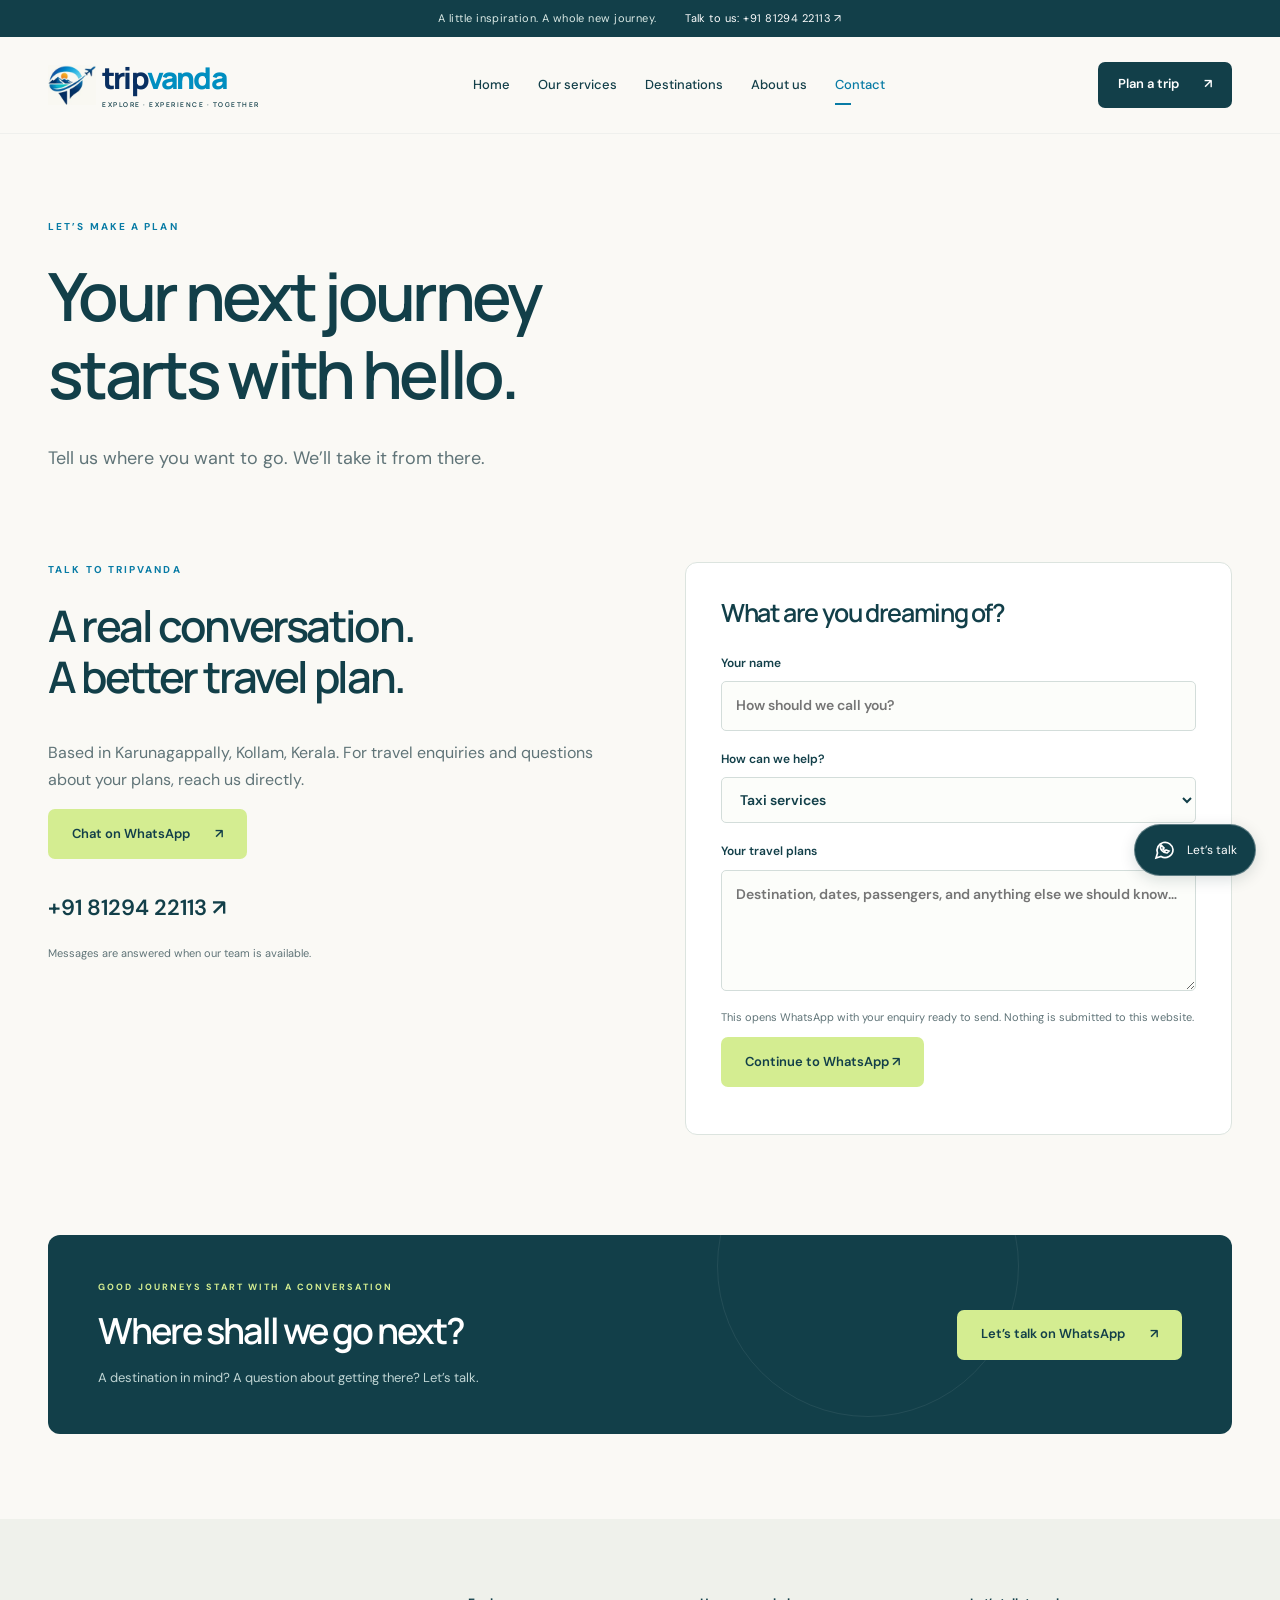
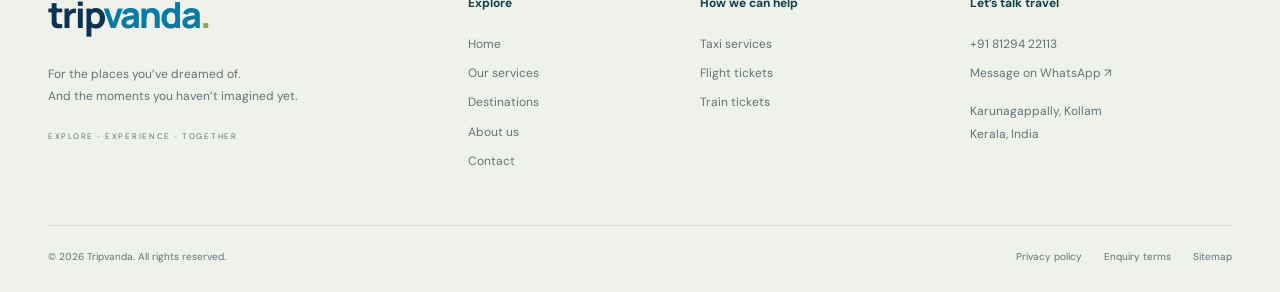
<file: contact.html>
<!doctype html><html lang="en-IN"><head><meta charset="utf-8"><meta name="viewport" content="width=device-width, initial-scale=1"><title>Contact Tripvanda | Plan Your Journey on WhatsApp</title><meta name="description" content="Contact Tripvanda on WhatsApp or call +91 81294 22113 for taxi services, flights and train ticket assistance. Send your travel enquiry directly."><meta name="robots" content="index, follow, max-image-preview:large"><meta name="theme-color" content="#083f4a"><link rel="canonical" href="https://tripvanda.com/contact.html"><meta property="og:type" content="website"><meta property="og:site_name" content="Tripvanda"><meta property="og:title" content="Contact Tripvanda | Plan Your Journey on WhatsApp"><meta property="og:description" content="Contact Tripvanda on WhatsApp or call +91 81294 22113 for taxi services, flights and train ticket assistance. Send your travel enquiry directly."><meta property="og:url" content="https://tripvanda.com/contact.html"><meta property="og:image" content="https://tripvanda.com/assets/social-card.jpg"><meta property="og:image:alt" content="Tripvanda — Explore. Experience. Together."><meta name="twitter:card" content="summary_large_image"><link rel="icon" type="image/svg+xml" href="assets/favicon.svg"><link rel="preconnect" href="https://fonts.googleapis.com"><link rel="preconnect" href="https://fonts.gstatic.com" crossorigin><link rel="preconnect" href="https://images.unsplash.com"><link href="https://fonts.googleapis.com/css2?family=DM+Sans:wght@400;500;600;700&family=Manrope:wght@400;500;600;700;800&display=swap" rel="stylesheet"><link rel="stylesheet" href="assets/styles.css"><script src="assets/main.js" defer></script><noscript><style>@media(max-width:850px){.nav-wrap{flex-wrap:wrap;padding-block:15px}.menu-toggle{display:none}nav{display:flex;position:static;flex-wrap:wrap;gap:5px 18px;padding:0;border:0;box-shadow:none}}</style></noscript><script type="application/ld+json">{"@context": "https://schema.org", "@graph": [{"@type": "TravelAgency", "@id": "https://tripvanda.com/#organization", "name": "Tripvanda", "url": "https://tripvanda.com/", "telephone": "+918129422113", "logo": "https://tripvanda.com/assets/brand-mark.webp", "description": "Taxi services, flight ticket and train ticket assistance in Karunagappally, Kollam, Kerala.", "address": {"@type": "PostalAddress", "addressLocality": "Karunagappally", "addressRegion": "Kerala", "addressCountry": "IN"}, "areaServed": {"@type": "Place", "name": "Karunagappally, Kollam, Kerala"}}, {"@type": "WebSite", "@id": "https://tripvanda.com/#website", "url": "https://tripvanda.com/", "name": "Tripvanda", "publisher": {"@id": "https://tripvanda.com/#organization"}}, {"@type": "WebPage", "@id": "https://tripvanda.com/contact.html", "name": "Contact Tripvanda | Plan Your Journey on WhatsApp", "description": "Contact Tripvanda on WhatsApp or call +91 81294 22113 for taxi services, flights and train ticket assistance. Send your travel enquiry directly.", "isPartOf": {"@id": "https://tripvanda.com/#website"}}, {"@type": "BreadcrumbList", "itemListElement": [{"@type": "ListItem", "position": 1, "name": "Home", "item": "https://tripvanda.com/"}, {"@type": "ListItem", "position": 2, "name": "Contact Tripvanda", "item": "https://tripvanda.com/contact.html"}]}]}</script></head><body><a class="skip-link" href="#main">Skip to content</a><div class="topbar">A little inspiration. A whole new journey. <a href="tel:+918129422113">Talk to us: +91 81294 22113 ↗</a></div><header class="header"><div class="nav-wrap wrap"><a class="brand" href="index.html" aria-label="Tripvanda home"><img src="assets/brand-mark.webp" alt="" width="55" height="46"><span>trip<span>vanda</span><small>EXPLORE · EXPERIENCE · TOGETHER</small></span></a><button class="menu-toggle" aria-controls="navigation" aria-expanded="false" aria-label="Open navigation">☰</button><nav id="navigation" aria-label="Main navigation"><a href="index.html">Home</a><a href="services.html">Our services</a><a href="destinations.html">Destinations</a><a href="about.html">About us</a><a href="contact.html" aria-current="page">Contact</a></nav><a class="btn nav-cta" href="https://wa.me/918129422113?text=Hi%20Tripvanda%21%20I%20would%20like%20to%20plan%20a%20trip." target="_blank" rel="noopener noreferrer">Plan a trip <span aria-hidden="true">↗</span></a></div></header><main id="main"><section class="page-intro wrap"><p class="eyebrow">LET’S MAKE A PLAN</p><h1>Your next journey<br>starts with hello.</h1><p class="lead">Tell us where you want to go. We’ll take it from there.</p></section><section class="wrap section contact-grid"><div><p class="eyebrow">TALK TO TRIPVANDA</p><h2>A real conversation.<br>A better travel plan.</h2><p>Based in Karunagappally, Kollam, Kerala. For travel enquiries and questions about your plans, reach us directly.</p><a class="btn primary" href="https://wa.me/918129422113?text=Hi%20Tripvanda%21%20I%20would%20like%20to%20plan%20a%20trip." target="_blank" rel="noopener noreferrer">Chat on WhatsApp <span aria-hidden="true">↗</span></a><a class="contact-phone" href="tel:+918129422113">+91 81294 22113 ↗</a><p class="caption">Messages are answered when our team is available.</p></div><form class="enquiry-form" data-enquiry-form><h2>What are you dreaming of?</h2><label>Your name<input name="name" autocomplete="name" required maxlength="80" placeholder="How should we call you?"></label><label>How can we help?<select name="service"><option>Taxi services</option><option>Flight tickets</option><option>Train tickets</option><option>Other travel enquiry</option></select></label><label>Your travel plans<textarea name="plans" required maxlength="2000" rows="4" placeholder="Destination, dates, passengers, and anything else we should know…"></textarea></label><p class="caption">This opens WhatsApp with your enquiry ready to send. Nothing is submitted to this website.</p><button class="btn primary" type="submit">Continue to WhatsApp ↗</button><p class="form-status" role="status"></p><noscript><p>JavaScript is disabled. Please use the WhatsApp button or call us directly.</p></noscript></form></section><section class="cta wrap"><div><p class="eyebrow">GOOD JOURNEYS START WITH A CONVERSATION</p><h2>Where shall we go next?</h2><p>A destination in mind? A question about getting there? Let’s talk.</p></div><a class="btn primary" href="https://wa.me/918129422113?text=Hi%20Tripvanda%21%20I%20would%20like%20to%20plan%20a%20trip." target="_blank" rel="noopener noreferrer">Let’s talk on WhatsApp <span aria-hidden="true">↗</span></a></section></main><footer><div class="wrap footer-grid"><div><a href="index.html" class="footer-brand">trip<span>vanda</span><span class="brand-dot">.</span></a><p>For the places you’ve dreamed of.<br>And the moments you haven’t imagined yet.</p><span class="footer-tag">EXPLORE · EXPERIENCE · TOGETHER</span></div><div><h2>Explore</h2><a href="index.html">Home</a><a href="services.html">Our services</a><a href="destinations.html">Destinations</a><a href="about.html">About us</a><a href="contact.html" aria-current="page">Contact</a></div><div><h2>How we can help</h2><a href="taxi-services.html">Taxi services</a><a href="flight-tickets.html">Flight tickets</a><a href="train-tickets.html">Train tickets</a></div><div><h2>Let’s talk travel</h2><a href="tel:+918129422113">+91 81294 22113</a><a href="https://wa.me/918129422113?text=Hi%20Tripvanda%21%20I%20have%20a%20travel%20enquiry.">Message on WhatsApp ↗</a><p>Karunagappally, Kollam<br>Kerala, India</p></div></div><div class="wrap footer-bottom"><span>© <span data-year>2026</span> Tripvanda. All rights reserved.</span><div><a href="privacy.html">Privacy policy</a><a href="terms.html">Enquiry terms</a><a href="sitemap.xml">Sitemap</a></div></div></footer><a class="floating-whatsapp" href="https://wa.me/918129422113?text=Hi%20Tripvanda%21%20I%20would%20like%20help%20planning%20my%20journey." aria-label="Chat with Tripvanda on WhatsApp"><svg viewBox="0 0 24 24" width="24" height="24" aria-hidden="true"><path fill="none" stroke="currentColor" stroke-width="1.7" d="M20 11.5a8 8 0 0 1-12 7L3 20l1.5-5A8 8 0 1 1 20 11.5Z"/><path fill="none" stroke="currentColor" stroke-width="1.7" d="M8 7c-2 4 2 8 6 8l2-2-3-1-1 1-2-2 1-1Z"/></svg><span>Let’s talk</span></a></body></html>
</file>
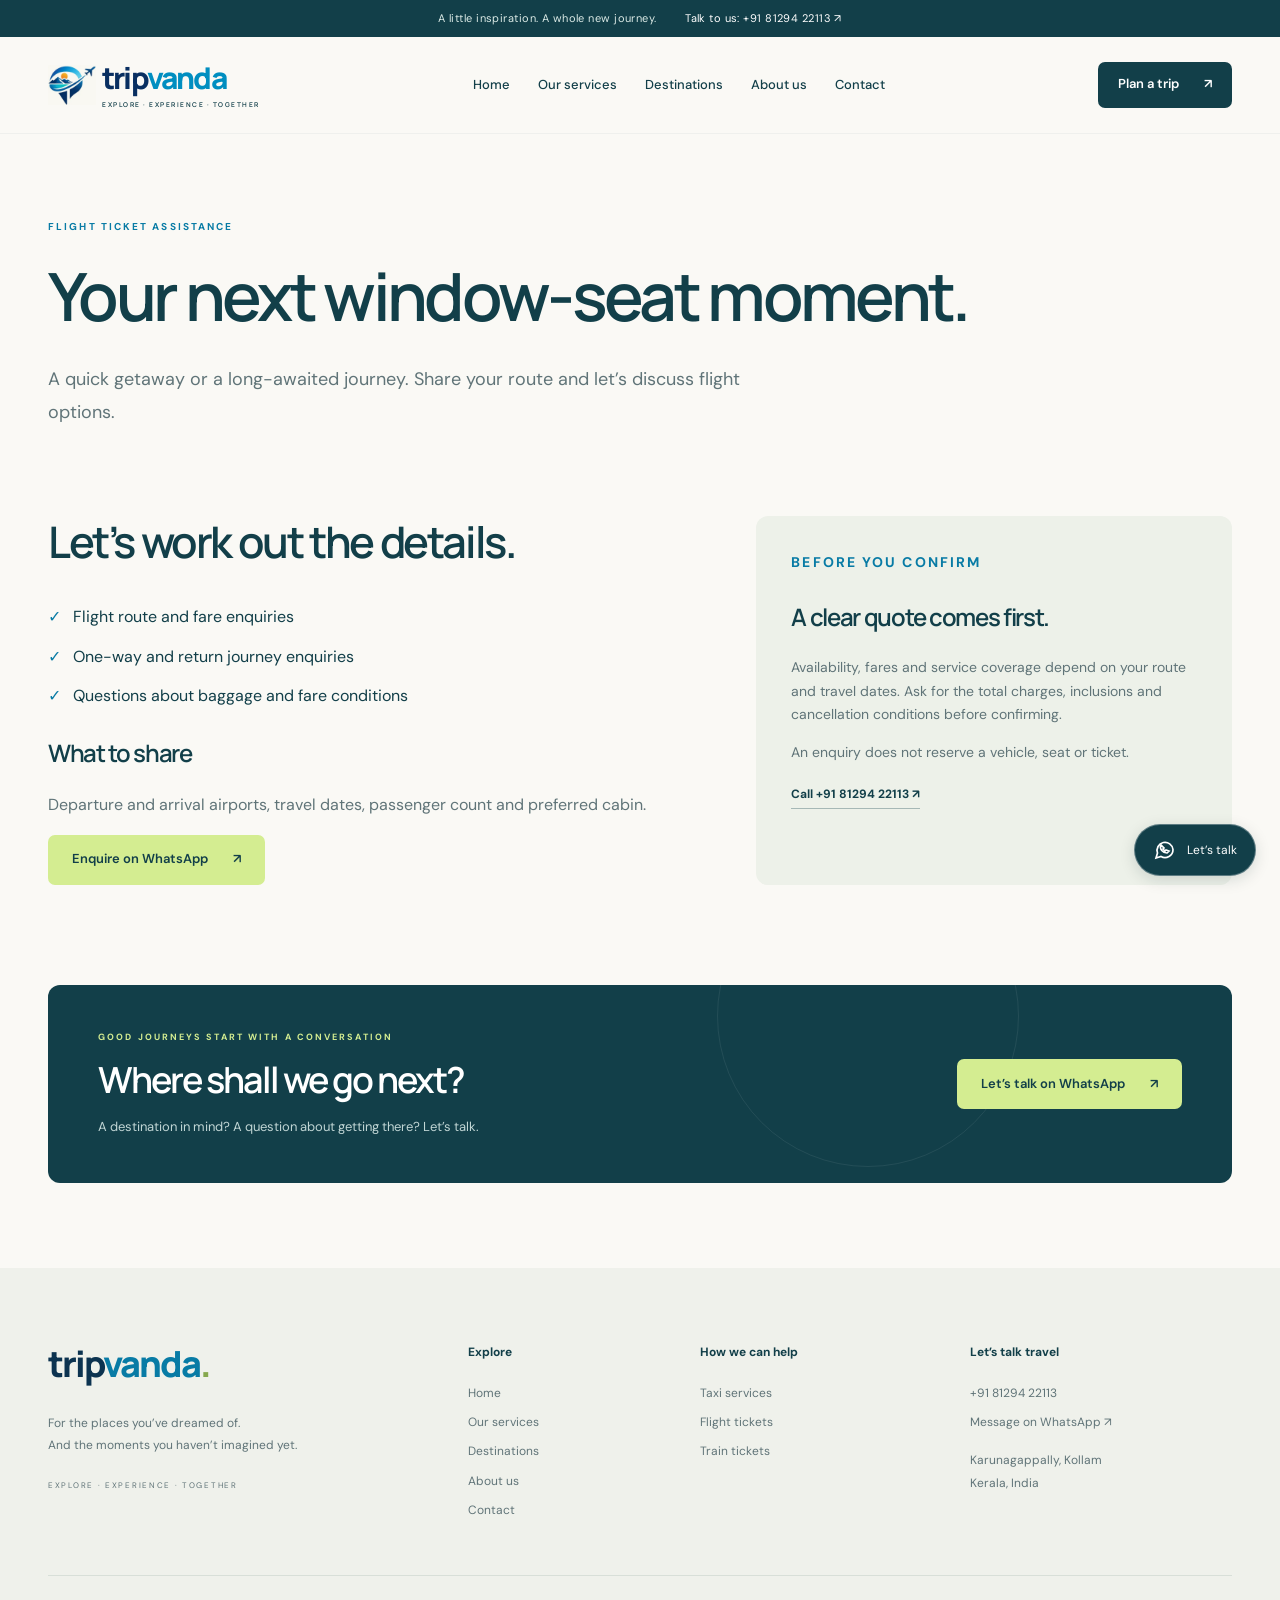
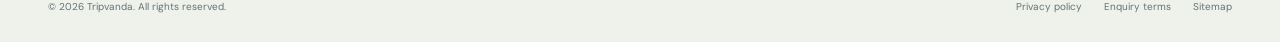
<file: flight-tickets.html>
<!doctype html><html lang="en-IN"><head><meta charset="utf-8"><meta name="viewport" content="width=device-width, initial-scale=1"><title>Flight Ticket Assistance | Tripvanda</title><meta name="description" content="Enquire about flight ticket booking assistance with Tripvanda. Share departure and arrival cities, travel dates and passenger count on WhatsApp."><meta name="robots" content="index, follow, max-image-preview:large"><meta name="theme-color" content="#083f4a"><link rel="canonical" href="https://tripvanda.com/flight-tickets.html"><meta property="og:type" content="website"><meta property="og:site_name" content="Tripvanda"><meta property="og:title" content="Flight Ticket Assistance | Tripvanda"><meta property="og:description" content="Enquire about flight ticket booking assistance with Tripvanda. Share departure and arrival cities, travel dates and passenger count on WhatsApp."><meta property="og:url" content="https://tripvanda.com/flight-tickets.html"><meta property="og:image" content="https://tripvanda.com/assets/social-card.jpg"><meta property="og:image:alt" content="Tripvanda — Explore. Experience. Together."><meta name="twitter:card" content="summary_large_image"><link rel="icon" type="image/svg+xml" href="assets/favicon.svg"><link rel="preconnect" href="https://fonts.googleapis.com"><link rel="preconnect" href="https://fonts.gstatic.com" crossorigin><link rel="preconnect" href="https://images.unsplash.com"><link href="https://fonts.googleapis.com/css2?family=DM+Sans:wght@400;500;600;700&family=Manrope:wght@400;500;600;700;800&display=swap" rel="stylesheet"><link rel="stylesheet" href="assets/styles.css"><script src="assets/main.js" defer></script><noscript><style>@media(max-width:850px){.nav-wrap{flex-wrap:wrap;padding-block:15px}.menu-toggle{display:none}nav{display:flex;position:static;flex-wrap:wrap;gap:5px 18px;padding:0;border:0;box-shadow:none}}</style></noscript><script type="application/ld+json">{"@context": "https://schema.org", "@graph": [{"@type": "TravelAgency", "@id": "https://tripvanda.com/#organization", "name": "Tripvanda", "url": "https://tripvanda.com/", "telephone": "+918129422113", "logo": "https://tripvanda.com/assets/brand-mark.webp", "description": "Taxi services, flight ticket and train ticket assistance in Karunagappally, Kollam, Kerala.", "address": {"@type": "PostalAddress", "addressLocality": "Karunagappally", "addressRegion": "Kerala", "addressCountry": "IN"}, "areaServed": {"@type": "Place", "name": "Karunagappally, Kollam, Kerala"}}, {"@type": "WebSite", "@id": "https://tripvanda.com/#website", "url": "https://tripvanda.com/", "name": "Tripvanda", "publisher": {"@id": "https://tripvanda.com/#organization"}}, {"@type": "WebPage", "@id": "https://tripvanda.com/flight-tickets.html", "name": "Flight Ticket Assistance | Tripvanda", "description": "Enquire about flight ticket booking assistance with Tripvanda. Share departure and arrival cities, travel dates and passenger count on WhatsApp.", "isPartOf": {"@id": "https://tripvanda.com/#website"}}, {"@type": "BreadcrumbList", "itemListElement": [{"@type": "ListItem", "position": 1, "name": "Home", "item": "https://tripvanda.com/"}, {"@type": "ListItem", "position": 2, "name": "Flight Ticket Assistance", "item": "https://tripvanda.com/flight-tickets.html"}]}]}</script></head><body><a class="skip-link" href="#main">Skip to content</a><div class="topbar">A little inspiration. A whole new journey. <a href="tel:+918129422113">Talk to us: +91 81294 22113 ↗</a></div><header class="header"><div class="nav-wrap wrap"><a class="brand" href="index.html" aria-label="Tripvanda home"><img src="assets/brand-mark.webp" alt="" width="55" height="46"><span>trip<span>vanda</span><small>EXPLORE · EXPERIENCE · TOGETHER</small></span></a><button class="menu-toggle" aria-controls="navigation" aria-expanded="false" aria-label="Open navigation">☰</button><nav id="navigation" aria-label="Main navigation"><a href="index.html">Home</a><a href="services.html">Our services</a><a href="destinations.html">Destinations</a><a href="about.html">About us</a><a href="contact.html">Contact</a></nav><a class="btn nav-cta" href="https://wa.me/918129422113?text=Hi%20Tripvanda%21%20I%20would%20like%20to%20plan%20a%20trip." target="_blank" rel="noopener noreferrer">Plan a trip <span aria-hidden="true">↗</span></a></div></header><main id="main"><section class="page-intro wrap"><p class="eyebrow">FLIGHT TICKET ASSISTANCE</p><h1>Your next window-seat moment.</h1><p class="lead">A quick getaway or a long-awaited journey. Share your route and let’s discuss flight options.</p></section><section class="wrap section service-detail"><div><h2>Let’s work out the details.</h2><ul class="check-list"><li>Flight route and fare enquiries</li><li>One-way and return journey enquiries</li><li>Questions about baggage and fare conditions</li></ul><h3>What to share</h3><p>Departure and arrival airports, travel dates, passenger count and preferred cabin.</p><a class="btn primary" href="https://wa.me/918129422113?text=Hi%20Tripvanda%21%20I%E2%80%99d%20like%20help%20with%20flight%20ticket%20assistance." target="_blank" rel="noopener noreferrer">Enquire on WhatsApp <span aria-hidden="true">↗</span></a></div><aside class="info-panel"><p class="eyebrow">BEFORE YOU CONFIRM</p><h3>A clear quote comes first.</h3><p>Availability, fares and service coverage depend on your route and travel dates. Ask for the total charges, inclusions and cancellation conditions before confirming.</p><p>An enquiry does not reserve a vehicle, seat or ticket.</p><a class="text-link" href="tel:+918129422113">Call +91 81294 22113 ↗</a></aside></section><section class="cta wrap"><div><p class="eyebrow">GOOD JOURNEYS START WITH A CONVERSATION</p><h2>Where shall we go next?</h2><p>A destination in mind? A question about getting there? Let’s talk.</p></div><a class="btn primary" href="https://wa.me/918129422113?text=Hi%20Tripvanda%21%20I%20would%20like%20to%20plan%20a%20trip." target="_blank" rel="noopener noreferrer">Let’s talk on WhatsApp <span aria-hidden="true">↗</span></a></section></main><footer><div class="wrap footer-grid"><div><a href="index.html" class="footer-brand">trip<span>vanda</span><span class="brand-dot">.</span></a><p>For the places you’ve dreamed of.<br>And the moments you haven’t imagined yet.</p><span class="footer-tag">EXPLORE · EXPERIENCE · TOGETHER</span></div><div><h2>Explore</h2><a href="index.html">Home</a><a href="services.html">Our services</a><a href="destinations.html">Destinations</a><a href="about.html">About us</a><a href="contact.html">Contact</a></div><div><h2>How we can help</h2><a href="taxi-services.html">Taxi services</a><a href="flight-tickets.html">Flight tickets</a><a href="train-tickets.html">Train tickets</a></div><div><h2>Let’s talk travel</h2><a href="tel:+918129422113">+91 81294 22113</a><a href="https://wa.me/918129422113?text=Hi%20Tripvanda%21%20I%20have%20a%20travel%20enquiry.">Message on WhatsApp ↗</a><p>Karunagappally, Kollam<br>Kerala, India</p></div></div><div class="wrap footer-bottom"><span>© <span data-year>2026</span> Tripvanda. All rights reserved.</span><div><a href="privacy.html">Privacy policy</a><a href="terms.html">Enquiry terms</a><a href="sitemap.xml">Sitemap</a></div></div></footer><a class="floating-whatsapp" href="https://wa.me/918129422113?text=Hi%20Tripvanda%21%20I%20would%20like%20help%20planning%20my%20journey." aria-label="Chat with Tripvanda on WhatsApp"><svg viewBox="0 0 24 24" width="24" height="24" aria-hidden="true"><path fill="none" stroke="currentColor" stroke-width="1.7" d="M20 11.5a8 8 0 0 1-12 7L3 20l1.5-5A8 8 0 1 1 20 11.5Z"/><path fill="none" stroke="currentColor" stroke-width="1.7" d="M8 7c-2 4 2 8 6 8l2-2-3-1-1 1-2-2 1-1Z"/></svg><span>Let’s talk</span></a></body></html>
</file>
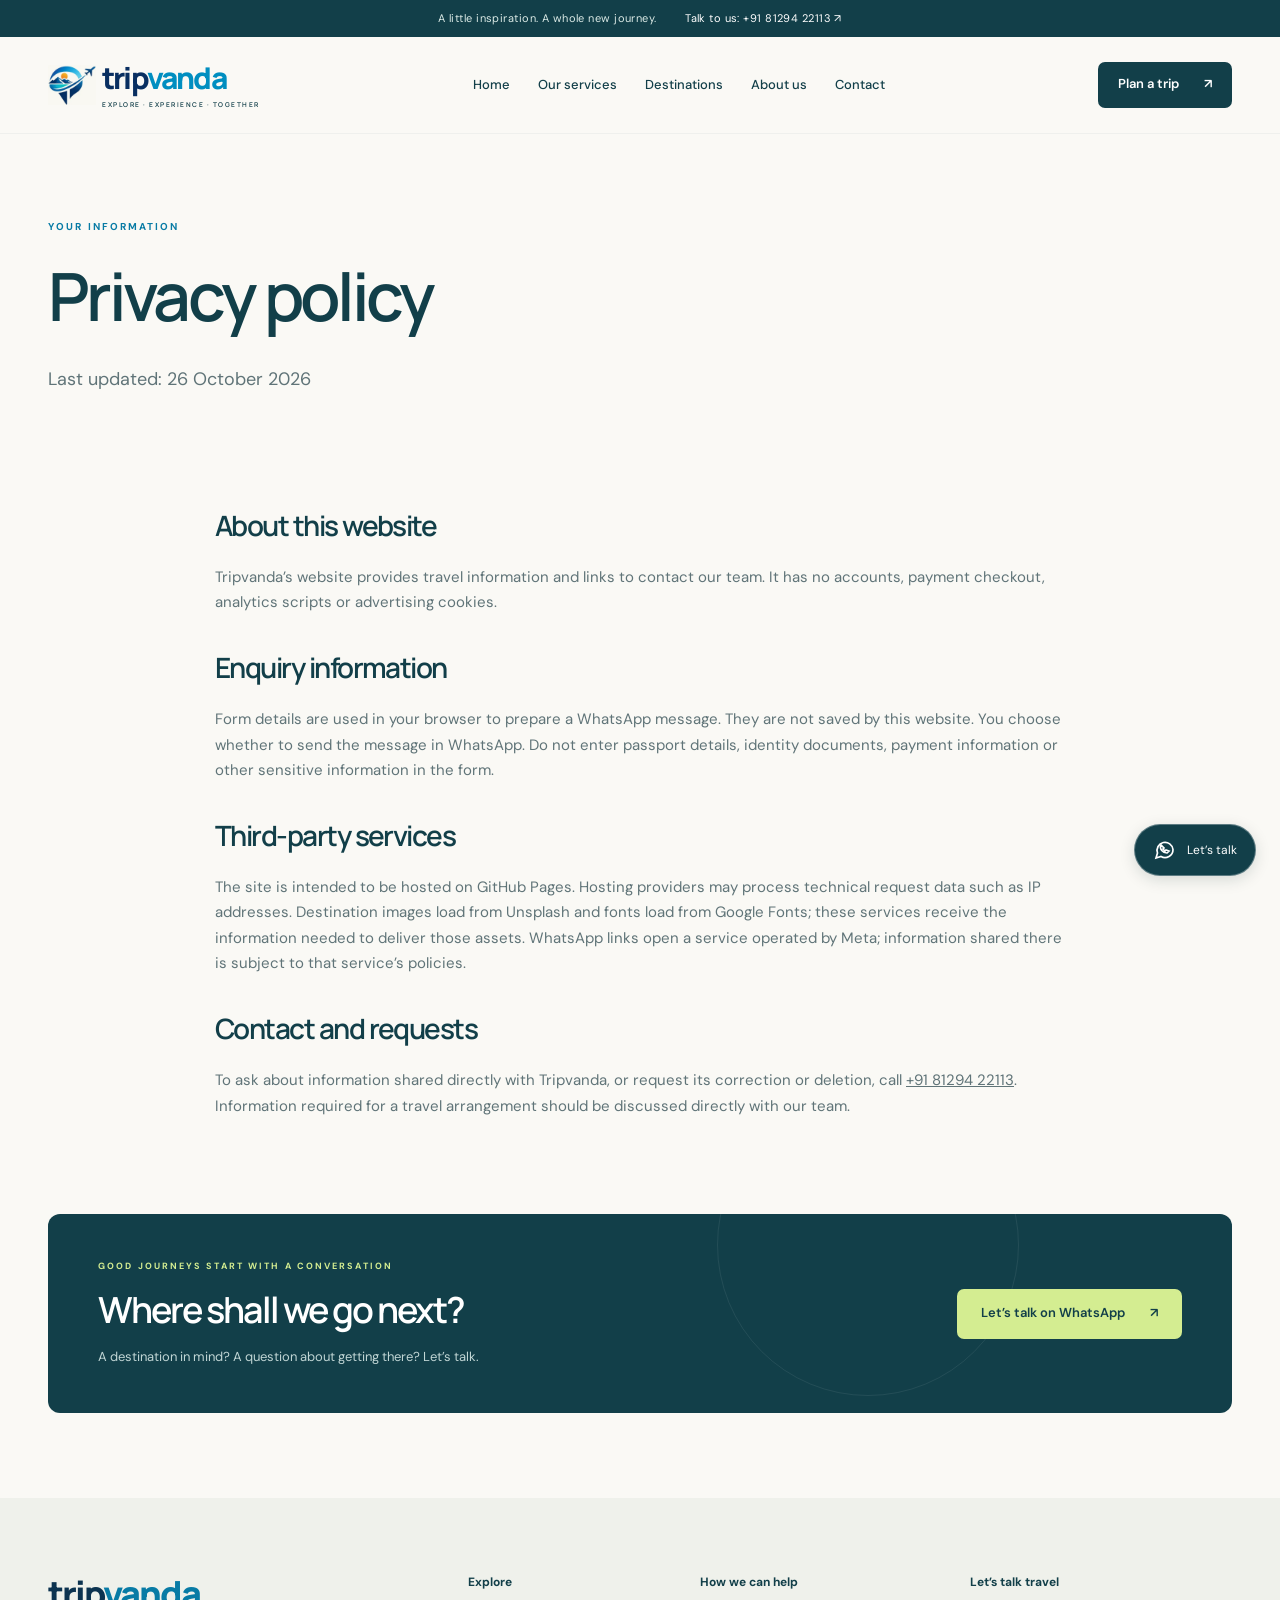
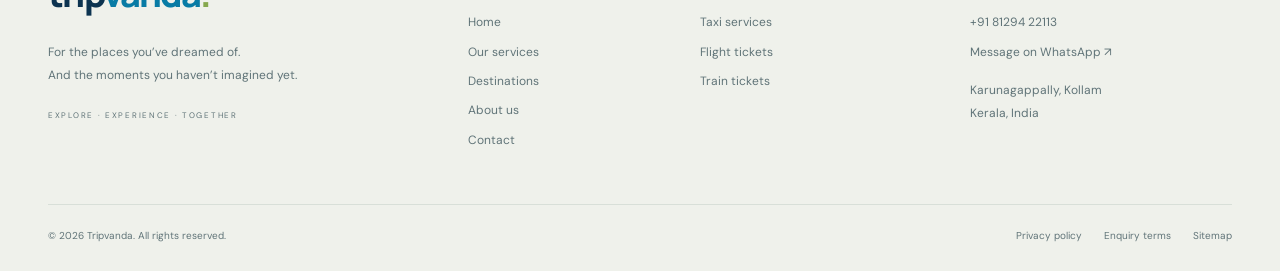
<file: privacy.html>
<!doctype html><html lang="en-IN"><head><meta charset="utf-8"><meta name="viewport" content="width=device-width, initial-scale=1"><title>Privacy Policy | Tripvanda</title><meta name="description" content="Learn how the Tripvanda static website handles travel enquiries and links to WhatsApp."><meta name="robots" content="index, follow, max-image-preview:large"><meta name="theme-color" content="#083f4a"><link rel="canonical" href="https://tripvanda.com/privacy.html"><meta property="og:type" content="website"><meta property="og:site_name" content="Tripvanda"><meta property="og:title" content="Privacy Policy | Tripvanda"><meta property="og:description" content="Learn how the Tripvanda static website handles travel enquiries and links to WhatsApp."><meta property="og:url" content="https://tripvanda.com/privacy.html"><meta property="og:image" content="https://tripvanda.com/assets/social-card.jpg"><meta property="og:image:alt" content="Tripvanda — Explore. Experience. Together."><meta name="twitter:card" content="summary_large_image"><link rel="icon" type="image/svg+xml" href="assets/favicon.svg"><link rel="preconnect" href="https://fonts.googleapis.com"><link rel="preconnect" href="https://fonts.gstatic.com" crossorigin><link rel="preconnect" href="https://images.unsplash.com"><link href="https://fonts.googleapis.com/css2?family=DM+Sans:wght@400;500;600;700&family=Manrope:wght@400;500;600;700;800&display=swap" rel="stylesheet"><link rel="stylesheet" href="assets/styles.css"><script src="assets/main.js" defer></script><noscript><style>@media(max-width:850px){.nav-wrap{flex-wrap:wrap;padding-block:15px}.menu-toggle{display:none}nav{display:flex;position:static;flex-wrap:wrap;gap:5px 18px;padding:0;border:0;box-shadow:none}}</style></noscript><script type="application/ld+json">{"@context": "https://schema.org", "@graph": [{"@type": "TravelAgency", "@id": "https://tripvanda.com/#organization", "name": "Tripvanda", "url": "https://tripvanda.com/", "telephone": "+918129422113", "logo": "https://tripvanda.com/assets/brand-mark.webp", "description": "Taxi services, flight ticket and train ticket assistance in Karunagappally, Kollam, Kerala.", "address": {"@type": "PostalAddress", "addressLocality": "Karunagappally", "addressRegion": "Kerala", "addressCountry": "IN"}, "areaServed": {"@type": "Place", "name": "Karunagappally, Kollam, Kerala"}}, {"@type": "WebSite", "@id": "https://tripvanda.com/#website", "url": "https://tripvanda.com/", "name": "Tripvanda", "publisher": {"@id": "https://tripvanda.com/#organization"}}, {"@type": "WebPage", "@id": "https://tripvanda.com/privacy.html", "name": "Privacy Policy | Tripvanda", "description": "Learn how the Tripvanda static website handles travel enquiries and links to WhatsApp.", "isPartOf": {"@id": "https://tripvanda.com/#website"}}, {"@type": "BreadcrumbList", "itemListElement": [{"@type": "ListItem", "position": 1, "name": "Home", "item": "https://tripvanda.com/"}, {"@type": "ListItem", "position": 2, "name": "Privacy Policy", "item": "https://tripvanda.com/privacy.html"}]}]}</script></head><body><a class="skip-link" href="#main">Skip to content</a><div class="topbar">A little inspiration. A whole new journey. <a href="tel:+918129422113">Talk to us: +91 81294 22113 ↗</a></div><header class="header"><div class="nav-wrap wrap"><a class="brand" href="index.html" aria-label="Tripvanda home"><img src="assets/brand-mark.webp" alt="" width="55" height="46"><span>trip<span>vanda</span><small>EXPLORE · EXPERIENCE · TOGETHER</small></span></a><button class="menu-toggle" aria-controls="navigation" aria-expanded="false" aria-label="Open navigation">☰</button><nav id="navigation" aria-label="Main navigation"><a href="index.html">Home</a><a href="services.html">Our services</a><a href="destinations.html">Destinations</a><a href="about.html">About us</a><a href="contact.html">Contact</a></nav><a class="btn nav-cta" href="https://wa.me/918129422113?text=Hi%20Tripvanda%21%20I%20would%20like%20to%20plan%20a%20trip." target="_blank" rel="noopener noreferrer">Plan a trip <span aria-hidden="true">↗</span></a></div></header><main id="main"><section class="page-intro wrap"><p class="eyebrow">YOUR INFORMATION</p><h1>Privacy policy</h1><p class="lead">Last updated: 26 October 2026</p></section><article class="wrap prose"><h2>About this website</h2><p>Tripvanda’s website provides travel information and links to contact our team. It has no accounts, payment checkout, analytics scripts or advertising cookies.</p><h2>Enquiry information</h2><p>Form details are used in your browser to prepare a WhatsApp message. They are not saved by this website. You choose whether to send the message in WhatsApp. Do not enter passport details, identity documents, payment information or other sensitive information in the form.</p><h2>Third-party services</h2><p>The site is intended to be hosted on GitHub Pages. Hosting providers may process technical request data such as IP addresses. Destination images load from Unsplash and fonts load from Google Fonts; these services receive the information needed to deliver those assets. WhatsApp links open a service operated by Meta; information shared there is subject to that service’s policies.</p><h2>Contact and requests</h2><p>To ask about information shared directly with Tripvanda, or request its correction or deletion, call <a href="tel:+918129422113">+91 81294 22113</a>. Information required for a travel arrangement should be discussed directly with our team.</p></article><section class="cta wrap"><div><p class="eyebrow">GOOD JOURNEYS START WITH A CONVERSATION</p><h2>Where shall we go next?</h2><p>A destination in mind? A question about getting there? Let’s talk.</p></div><a class="btn primary" href="https://wa.me/918129422113?text=Hi%20Tripvanda%21%20I%20would%20like%20to%20plan%20a%20trip." target="_blank" rel="noopener noreferrer">Let’s talk on WhatsApp <span aria-hidden="true">↗</span></a></section></main><footer><div class="wrap footer-grid"><div><a href="index.html" class="footer-brand">trip<span>vanda</span><span class="brand-dot">.</span></a><p>For the places you’ve dreamed of.<br>And the moments you haven’t imagined yet.</p><span class="footer-tag">EXPLORE · EXPERIENCE · TOGETHER</span></div><div><h2>Explore</h2><a href="index.html">Home</a><a href="services.html">Our services</a><a href="destinations.html">Destinations</a><a href="about.html">About us</a><a href="contact.html">Contact</a></div><div><h2>How we can help</h2><a href="taxi-services.html">Taxi services</a><a href="flight-tickets.html">Flight tickets</a><a href="train-tickets.html">Train tickets</a></div><div><h2>Let’s talk travel</h2><a href="tel:+918129422113">+91 81294 22113</a><a href="https://wa.me/918129422113?text=Hi%20Tripvanda%21%20I%20have%20a%20travel%20enquiry.">Message on WhatsApp ↗</a><p>Karunagappally, Kollam<br>Kerala, India</p></div></div><div class="wrap footer-bottom"><span>© <span data-year>2026</span> Tripvanda. All rights reserved.</span><div><a href="privacy.html">Privacy policy</a><a href="terms.html">Enquiry terms</a><a href="sitemap.xml">Sitemap</a></div></div></footer><a class="floating-whatsapp" href="https://wa.me/918129422113?text=Hi%20Tripvanda%21%20I%20would%20like%20help%20planning%20my%20journey." aria-label="Chat with Tripvanda on WhatsApp"><svg viewBox="0 0 24 24" width="24" height="24" aria-hidden="true"><path fill="none" stroke="currentColor" stroke-width="1.7" d="M20 11.5a8 8 0 0 1-12 7L3 20l1.5-5A8 8 0 1 1 20 11.5Z"/><path fill="none" stroke="currentColor" stroke-width="1.7" d="M8 7c-2 4 2 8 6 8l2-2-3-1-1 1-2-2 1-1Z"/></svg><span>Let’s talk</span></a></body></html>
</file>
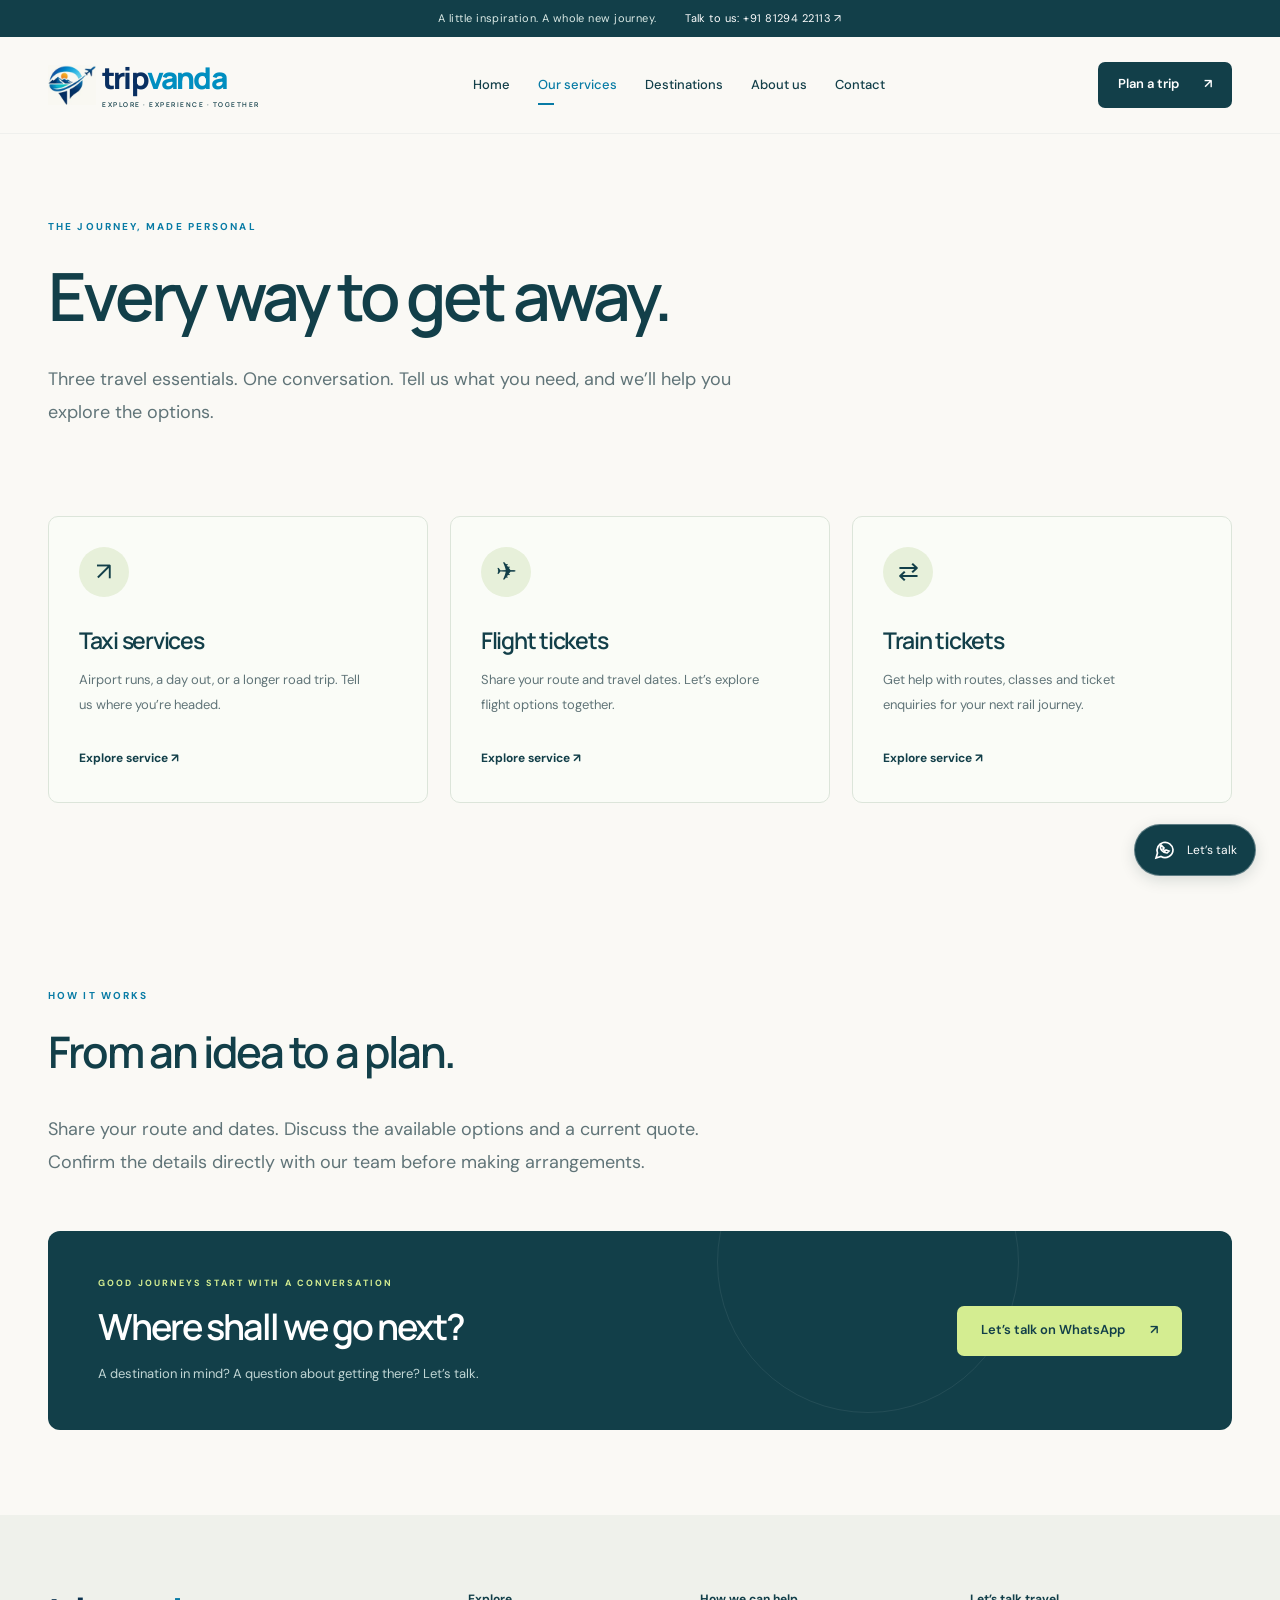
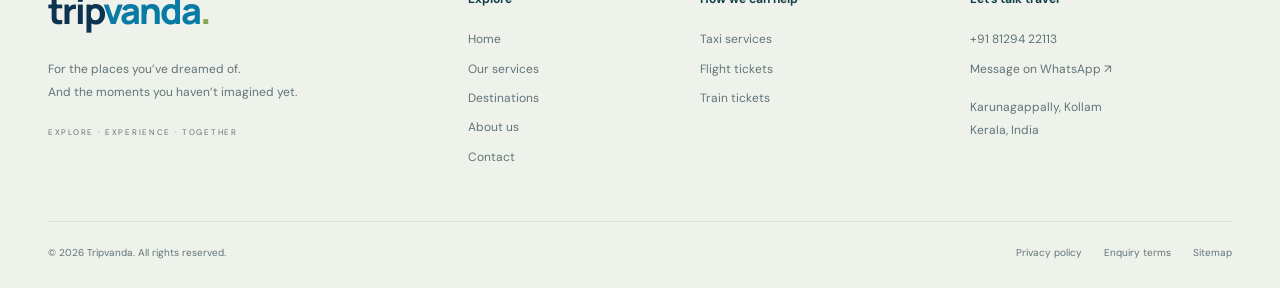
<file: services.html>
<!doctype html><html lang="en-IN"><head><meta charset="utf-8"><meta name="viewport" content="width=device-width, initial-scale=1"><title>Travel Services | Taxi, Flights &amp; Trains | Tripvanda</title><meta name="description" content="Explore Tripvanda taxi services, flight ticket and train ticket assistance. Share your travel plans on WhatsApp for a personalised enquiry."><meta name="robots" content="index, follow, max-image-preview:large"><meta name="theme-color" content="#083f4a"><link rel="canonical" href="https://tripvanda.com/services.html"><meta property="og:type" content="website"><meta property="og:site_name" content="Tripvanda"><meta property="og:title" content="Travel Services | Taxi, Flights &amp; Trains | Tripvanda"><meta property="og:description" content="Explore Tripvanda taxi services, flight ticket and train ticket assistance. Share your travel plans on WhatsApp for a personalised enquiry."><meta property="og:url" content="https://tripvanda.com/services.html"><meta property="og:image" content="https://tripvanda.com/assets/social-card.jpg"><meta property="og:image:alt" content="Tripvanda — Explore. Experience. Together."><meta name="twitter:card" content="summary_large_image"><link rel="icon" type="image/svg+xml" href="assets/favicon.svg"><link rel="preconnect" href="https://fonts.googleapis.com"><link rel="preconnect" href="https://fonts.gstatic.com" crossorigin><link rel="preconnect" href="https://images.unsplash.com"><link href="https://fonts.googleapis.com/css2?family=DM+Sans:wght@400;500;600;700&family=Manrope:wght@400;500;600;700;800&display=swap" rel="stylesheet"><link rel="stylesheet" href="assets/styles.css"><script src="assets/main.js" defer></script><noscript><style>@media(max-width:850px){.nav-wrap{flex-wrap:wrap;padding-block:15px}.menu-toggle{display:none}nav{display:flex;position:static;flex-wrap:wrap;gap:5px 18px;padding:0;border:0;box-shadow:none}}</style></noscript><script type="application/ld+json">{"@context": "https://schema.org", "@graph": [{"@type": "TravelAgency", "@id": "https://tripvanda.com/#organization", "name": "Tripvanda", "url": "https://tripvanda.com/", "telephone": "+918129422113", "logo": "https://tripvanda.com/assets/brand-mark.webp", "description": "Taxi services, flight ticket and train ticket assistance in Karunagappally, Kollam, Kerala.", "address": {"@type": "PostalAddress", "addressLocality": "Karunagappally", "addressRegion": "Kerala", "addressCountry": "IN"}, "areaServed": {"@type": "Place", "name": "Karunagappally, Kollam, Kerala"}}, {"@type": "WebSite", "@id": "https://tripvanda.com/#website", "url": "https://tripvanda.com/", "name": "Tripvanda", "publisher": {"@id": "https://tripvanda.com/#organization"}}, {"@type": "WebPage", "@id": "https://tripvanda.com/services.html", "name": "Travel Services | Taxi, Flights & Trains | Tripvanda", "description": "Explore Tripvanda taxi services, flight ticket and train ticket assistance. Share your travel plans on WhatsApp for a personalised enquiry.", "isPartOf": {"@id": "https://tripvanda.com/#website"}}, {"@type": "BreadcrumbList", "itemListElement": [{"@type": "ListItem", "position": 1, "name": "Home", "item": "https://tripvanda.com/"}, {"@type": "ListItem", "position": 2, "name": "Travel Services", "item": "https://tripvanda.com/services.html"}]}]}</script></head><body><a class="skip-link" href="#main">Skip to content</a><div class="topbar">A little inspiration. A whole new journey. <a href="tel:+918129422113">Talk to us: +91 81294 22113 ↗</a></div><header class="header"><div class="nav-wrap wrap"><a class="brand" href="index.html" aria-label="Tripvanda home"><img src="assets/brand-mark.webp" alt="" width="55" height="46"><span>trip<span>vanda</span><small>EXPLORE · EXPERIENCE · TOGETHER</small></span></a><button class="menu-toggle" aria-controls="navigation" aria-expanded="false" aria-label="Open navigation">☰</button><nav id="navigation" aria-label="Main navigation"><a href="index.html">Home</a><a href="services.html" aria-current="page">Our services</a><a href="destinations.html">Destinations</a><a href="about.html">About us</a><a href="contact.html">Contact</a></nav><a class="btn nav-cta" href="https://wa.me/918129422113?text=Hi%20Tripvanda%21%20I%20would%20like%20to%20plan%20a%20trip." target="_blank" rel="noopener noreferrer">Plan a trip <span aria-hidden="true">↗</span></a></div></header><main id="main"><section class="page-intro wrap"><p class="eyebrow">THE JOURNEY, MADE PERSONAL</p><h1>Every way to get away.</h1><p class="lead">Three travel essentials. One conversation. Tell us what you need, and we’ll help you explore the options.</p></section><section class="wrap section"><div class="service-grid"><a class="service-card" href="taxi-services.html"><span class="service-icon" aria-hidden="true">↗</span><h3>Taxi services</h3><p>Airport runs, a day out, or a longer road trip. Tell us where you’re headed.</p><span class="text-link">Explore service ↗</span></a><a class="service-card" href="flight-tickets.html"><span class="service-icon" aria-hidden="true">✈</span><h3>Flight tickets</h3><p>Share your route and travel dates. Let’s explore flight options together.</p><span class="text-link">Explore service ↗</span></a><a class="service-card" href="train-tickets.html"><span class="service-icon" aria-hidden="true">⇄</span><h3>Train tickets</h3><p>Get help with routes, classes and ticket enquiries for your next rail journey.</p><span class="text-link">Explore service ↗</span></a></div></section><section class="page-intro wrap"><p class="eyebrow">HOW IT WORKS</p><h2>From an idea to a plan.</h2><p class="lead">Share your route and dates. Discuss the available options and a current quote. Confirm the details directly with our team before making arrangements.</p></section><section class="cta wrap"><div><p class="eyebrow">GOOD JOURNEYS START WITH A CONVERSATION</p><h2>Where shall we go next?</h2><p>A destination in mind? A question about getting there? Let’s talk.</p></div><a class="btn primary" href="https://wa.me/918129422113?text=Hi%20Tripvanda%21%20I%20would%20like%20to%20plan%20a%20trip." target="_blank" rel="noopener noreferrer">Let’s talk on WhatsApp <span aria-hidden="true">↗</span></a></section></main><footer><div class="wrap footer-grid"><div><a href="index.html" class="footer-brand">trip<span>vanda</span><span class="brand-dot">.</span></a><p>For the places you’ve dreamed of.<br>And the moments you haven’t imagined yet.</p><span class="footer-tag">EXPLORE · EXPERIENCE · TOGETHER</span></div><div><h2>Explore</h2><a href="index.html">Home</a><a href="services.html" aria-current="page">Our services</a><a href="destinations.html">Destinations</a><a href="about.html">About us</a><a href="contact.html">Contact</a></div><div><h2>How we can help</h2><a href="taxi-services.html">Taxi services</a><a href="flight-tickets.html">Flight tickets</a><a href="train-tickets.html">Train tickets</a></div><div><h2>Let’s talk travel</h2><a href="tel:+918129422113">+91 81294 22113</a><a href="https://wa.me/918129422113?text=Hi%20Tripvanda%21%20I%20have%20a%20travel%20enquiry.">Message on WhatsApp ↗</a><p>Karunagappally, Kollam<br>Kerala, India</p></div></div><div class="wrap footer-bottom"><span>© <span data-year>2026</span> Tripvanda. All rights reserved.</span><div><a href="privacy.html">Privacy policy</a><a href="terms.html">Enquiry terms</a><a href="sitemap.xml">Sitemap</a></div></div></footer><a class="floating-whatsapp" href="https://wa.me/918129422113?text=Hi%20Tripvanda%21%20I%20would%20like%20help%20planning%20my%20journey." aria-label="Chat with Tripvanda on WhatsApp"><svg viewBox="0 0 24 24" width="24" height="24" aria-hidden="true"><path fill="none" stroke="currentColor" stroke-width="1.7" d="M20 11.5a8 8 0 0 1-12 7L3 20l1.5-5A8 8 0 1 1 20 11.5Z"/><path fill="none" stroke="currentColor" stroke-width="1.7" d="M8 7c-2 4 2 8 6 8l2-2-3-1-1 1-2-2 1-1Z"/></svg><span>Let’s talk</span></a></body></html>
</file>
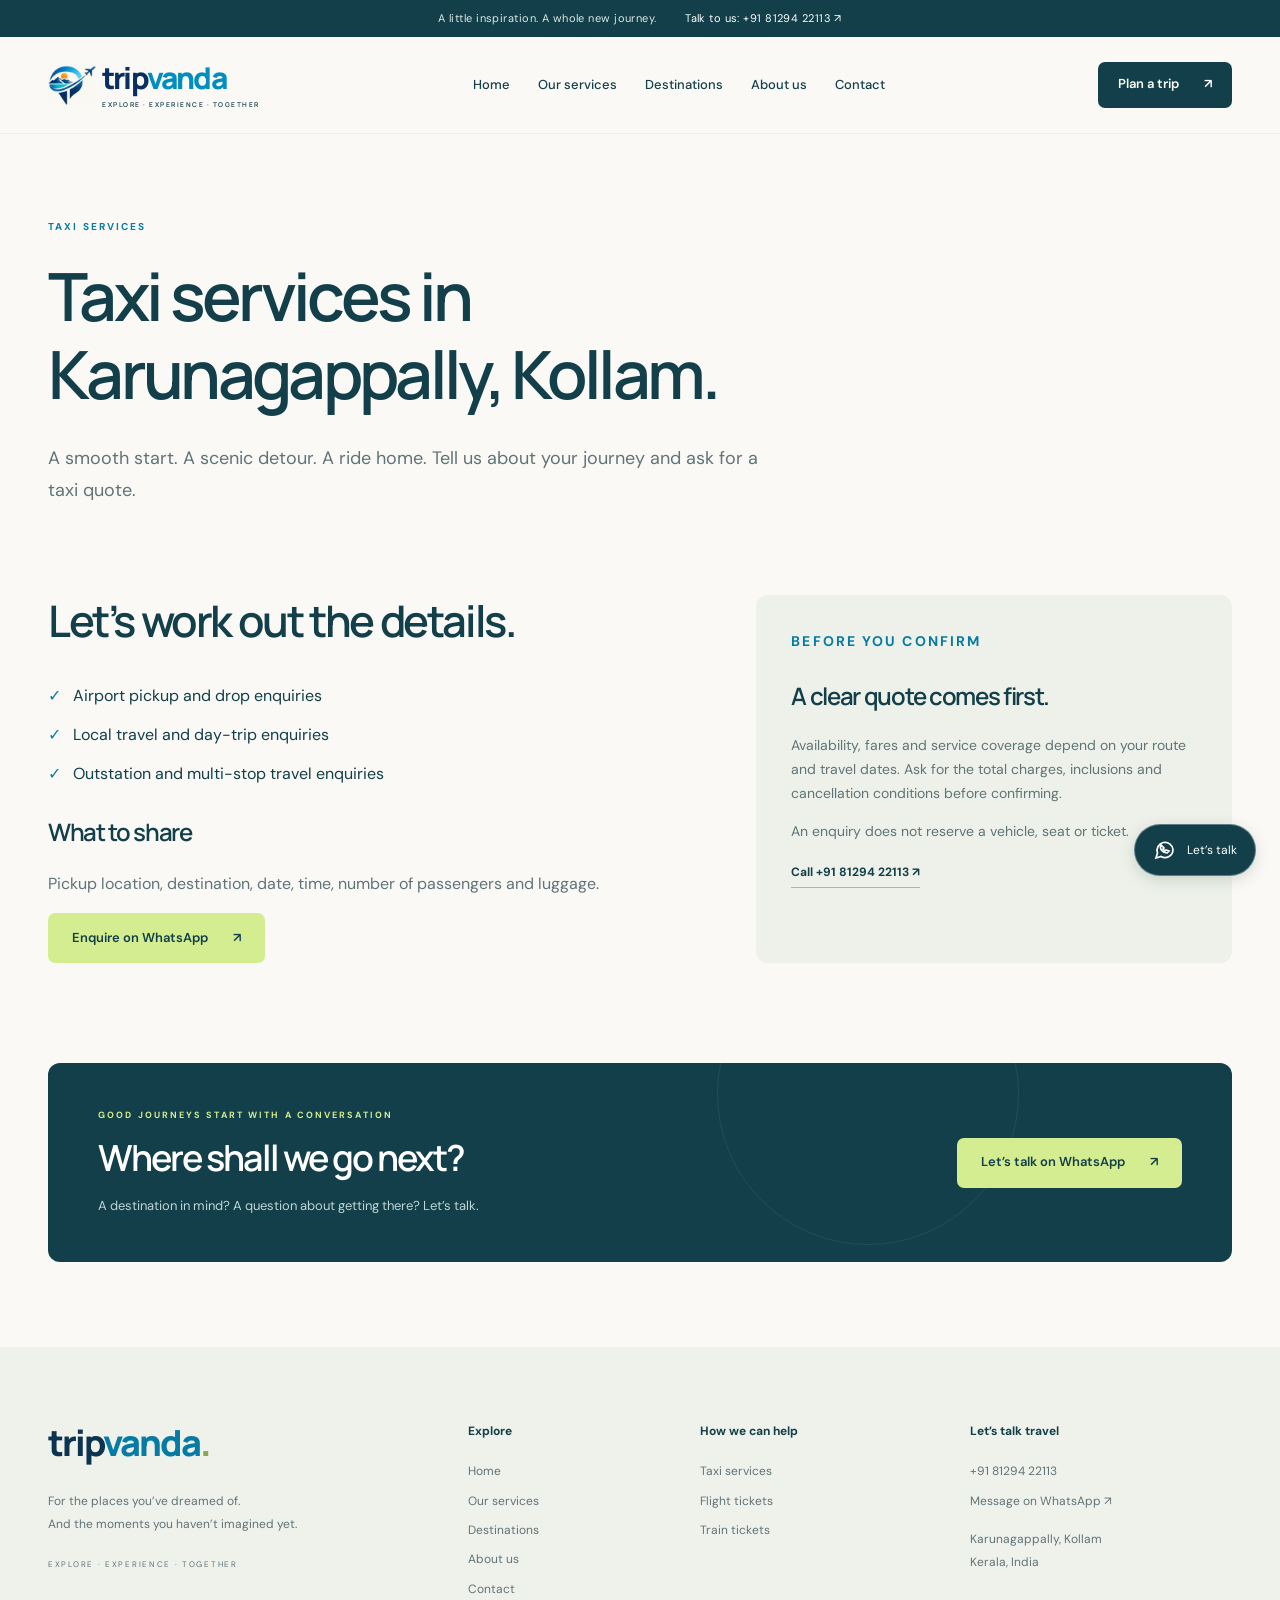
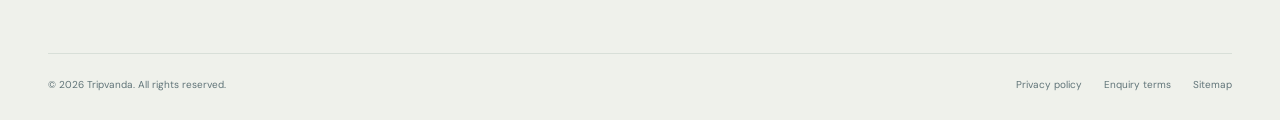
<file: taxi-services.html>
<!doctype html><html lang="en-IN"><head><meta charset="utf-8"><meta name="viewport" content="width=device-width, initial-scale=1"><title>Taxi Services | Tripvanda</title><meta name="description" content="Ask Tripvanda about airport transfers, local trips and outstation taxi journeys. Share your pickup location, destination and dates on WhatsApp."><meta name="robots" content="index, follow, max-image-preview:large"><meta name="theme-color" content="#083f4a"><link rel="canonical" href="https://tripvanda.com/taxi-services.html"><meta property="og:type" content="website"><meta property="og:site_name" content="Tripvanda"><meta property="og:title" content="Taxi Services | Tripvanda"><meta property="og:description" content="Ask Tripvanda about airport transfers, local trips and outstation taxi journeys. Share your pickup location, destination and dates on WhatsApp."><meta property="og:url" content="https://tripvanda.com/taxi-services.html"><meta property="og:image" content="https://tripvanda.com/assets/social-card.jpg"><meta property="og:image:alt" content="Tripvanda — Explore. Experience. Together."><meta name="twitter:card" content="summary_large_image"><link rel="icon" type="image/svg+xml" href="assets/favicon.svg"><link rel="preconnect" href="https://fonts.googleapis.com"><link rel="preconnect" href="https://fonts.gstatic.com" crossorigin><link rel="preconnect" href="https://images.unsplash.com"><link href="https://fonts.googleapis.com/css2?family=DM+Sans:wght@400;500;600;700&family=Manrope:wght@400;500;600;700;800&display=swap" rel="stylesheet"><link rel="stylesheet" href="assets/styles.css"><script src="assets/main.js" defer></script><noscript><style>@media(max-width:850px){.nav-wrap{flex-wrap:wrap;padding-block:15px}.menu-toggle{display:none}nav{display:flex;position:static;flex-wrap:wrap;gap:5px 18px;padding:0;border:0;box-shadow:none}}</style></noscript><script type="application/ld+json">{"@context": "https://schema.org", "@graph": [{"@type": "TravelAgency", "@id": "https://tripvanda.com/#organization", "name": "Tripvanda", "url": "https://tripvanda.com/", "telephone": "+918129422113", "logo": "https://tripvanda.com/assets/brand-mark.webp", "description": "Taxi services, flight ticket and train ticket assistance in Karunagappally, Kollam, Kerala.", "address": {"@type": "PostalAddress", "addressLocality": "Karunagappally", "addressRegion": "Kerala", "addressCountry": "IN"}, "areaServed": {"@type": "Place", "name": "Karunagappally, Kollam, Kerala"}}, {"@type": "WebSite", "@id": "https://tripvanda.com/#website", "url": "https://tripvanda.com/", "name": "Tripvanda", "publisher": {"@id": "https://tripvanda.com/#organization"}}, {"@type": "WebPage", "@id": "https://tripvanda.com/taxi-services.html", "name": "Taxi Services | Tripvanda", "description": "Ask Tripvanda about airport transfers, local trips and outstation taxi journeys. Share your pickup location, destination and dates on WhatsApp.", "isPartOf": {"@id": "https://tripvanda.com/#website"}}, {"@type": "BreadcrumbList", "itemListElement": [{"@type": "ListItem", "position": 1, "name": "Home", "item": "https://tripvanda.com/"}, {"@type": "ListItem", "position": 2, "name": "Taxi Services", "item": "https://tripvanda.com/taxi-services.html"}]}]}</script></head><body><a class="skip-link" href="#main">Skip to content</a><div class="topbar">A little inspiration. A whole new journey. <a href="tel:+918129422113">Talk to us: +91 81294 22113 ↗</a></div><header class="header"><div class="nav-wrap wrap"><a class="brand" href="index.html" aria-label="Tripvanda home"><img src="assets/brand-mark.webp" alt="" width="55" height="46"><span>trip<span>vanda</span><small>EXPLORE · EXPERIENCE · TOGETHER</small></span></a><button class="menu-toggle" aria-controls="navigation" aria-expanded="false" aria-label="Open navigation">☰</button><nav id="navigation" aria-label="Main navigation"><a href="index.html">Home</a><a href="services.html">Our services</a><a href="destinations.html">Destinations</a><a href="about.html">About us</a><a href="contact.html">Contact</a></nav><a class="btn nav-cta" href="https://wa.me/918129422113?text=Hi%20Tripvanda%21%20I%20would%20like%20to%20plan%20a%20trip." target="_blank" rel="noopener noreferrer">Plan a trip <span aria-hidden="true">↗</span></a></div></header><main id="main"><section class="page-intro wrap"><p class="eyebrow">TAXI SERVICES</p><h1>Taxi services in<br>Karunagappally, Kollam.</h1><p class="lead">A smooth start. A scenic detour. A ride home. Tell us about your journey and ask for a taxi quote.</p></section><section class="wrap section service-detail"><div><h2>Let’s work out the details.</h2><ul class="check-list"><li>Airport pickup and drop enquiries</li><li>Local travel and day-trip enquiries</li><li>Outstation and multi-stop travel enquiries</li></ul><h3>What to share</h3><p>Pickup location, destination, date, time, number of passengers and luggage.</p><a class="btn primary" href="https://wa.me/918129422113?text=Hi%20Tripvanda%21%20I%E2%80%99d%20like%20help%20with%20taxi%20services." target="_blank" rel="noopener noreferrer">Enquire on WhatsApp <span aria-hidden="true">↗</span></a></div><aside class="info-panel"><p class="eyebrow">BEFORE YOU CONFIRM</p><h3>A clear quote comes first.</h3><p>Availability, fares and service coverage depend on your route and travel dates. Ask for the total charges, inclusions and cancellation conditions before confirming.</p><p>An enquiry does not reserve a vehicle, seat or ticket.</p><a class="text-link" href="tel:+918129422113">Call +91 81294 22113 ↗</a></aside></section><section class="cta wrap"><div><p class="eyebrow">GOOD JOURNEYS START WITH A CONVERSATION</p><h2>Where shall we go next?</h2><p>A destination in mind? A question about getting there? Let’s talk.</p></div><a class="btn primary" href="https://wa.me/918129422113?text=Hi%20Tripvanda%21%20I%20would%20like%20to%20plan%20a%20trip." target="_blank" rel="noopener noreferrer">Let’s talk on WhatsApp <span aria-hidden="true">↗</span></a></section></main><footer><div class="wrap footer-grid"><div><a href="index.html" class="footer-brand">trip<span>vanda</span><span class="brand-dot">.</span></a><p>For the places you’ve dreamed of.<br>And the moments you haven’t imagined yet.</p><span class="footer-tag">EXPLORE · EXPERIENCE · TOGETHER</span></div><div><h2>Explore</h2><a href="index.html">Home</a><a href="services.html">Our services</a><a href="destinations.html">Destinations</a><a href="about.html">About us</a><a href="contact.html">Contact</a></div><div><h2>How we can help</h2><a href="taxi-services.html">Taxi services</a><a href="flight-tickets.html">Flight tickets</a><a href="train-tickets.html">Train tickets</a></div><div><h2>Let’s talk travel</h2><a href="tel:+918129422113">+91 81294 22113</a><a href="https://wa.me/918129422113?text=Hi%20Tripvanda%21%20I%20have%20a%20travel%20enquiry.">Message on WhatsApp ↗</a><p>Karunagappally, Kollam<br>Kerala, India</p></div></div><div class="wrap footer-bottom"><span>© <span data-year>2026</span> Tripvanda. All rights reserved.</span><div><a href="privacy.html">Privacy policy</a><a href="terms.html">Enquiry terms</a><a href="sitemap.xml">Sitemap</a></div></div></footer><a class="floating-whatsapp" href="https://wa.me/918129422113?text=Hi%20Tripvanda%21%20I%20would%20like%20help%20planning%20my%20journey." aria-label="Chat with Tripvanda on WhatsApp"><svg viewBox="0 0 24 24" width="24" height="24" aria-hidden="true"><path fill="none" stroke="currentColor" stroke-width="1.7" d="M20 11.5a8 8 0 0 1-12 7L3 20l1.5-5A8 8 0 1 1 20 11.5Z"/><path fill="none" stroke="currentColor" stroke-width="1.7" d="M8 7c-2 4 2 8 6 8l2-2-3-1-1 1-2-2 1-1Z"/></svg><span>Let’s talk</span></a></body></html>
</file>
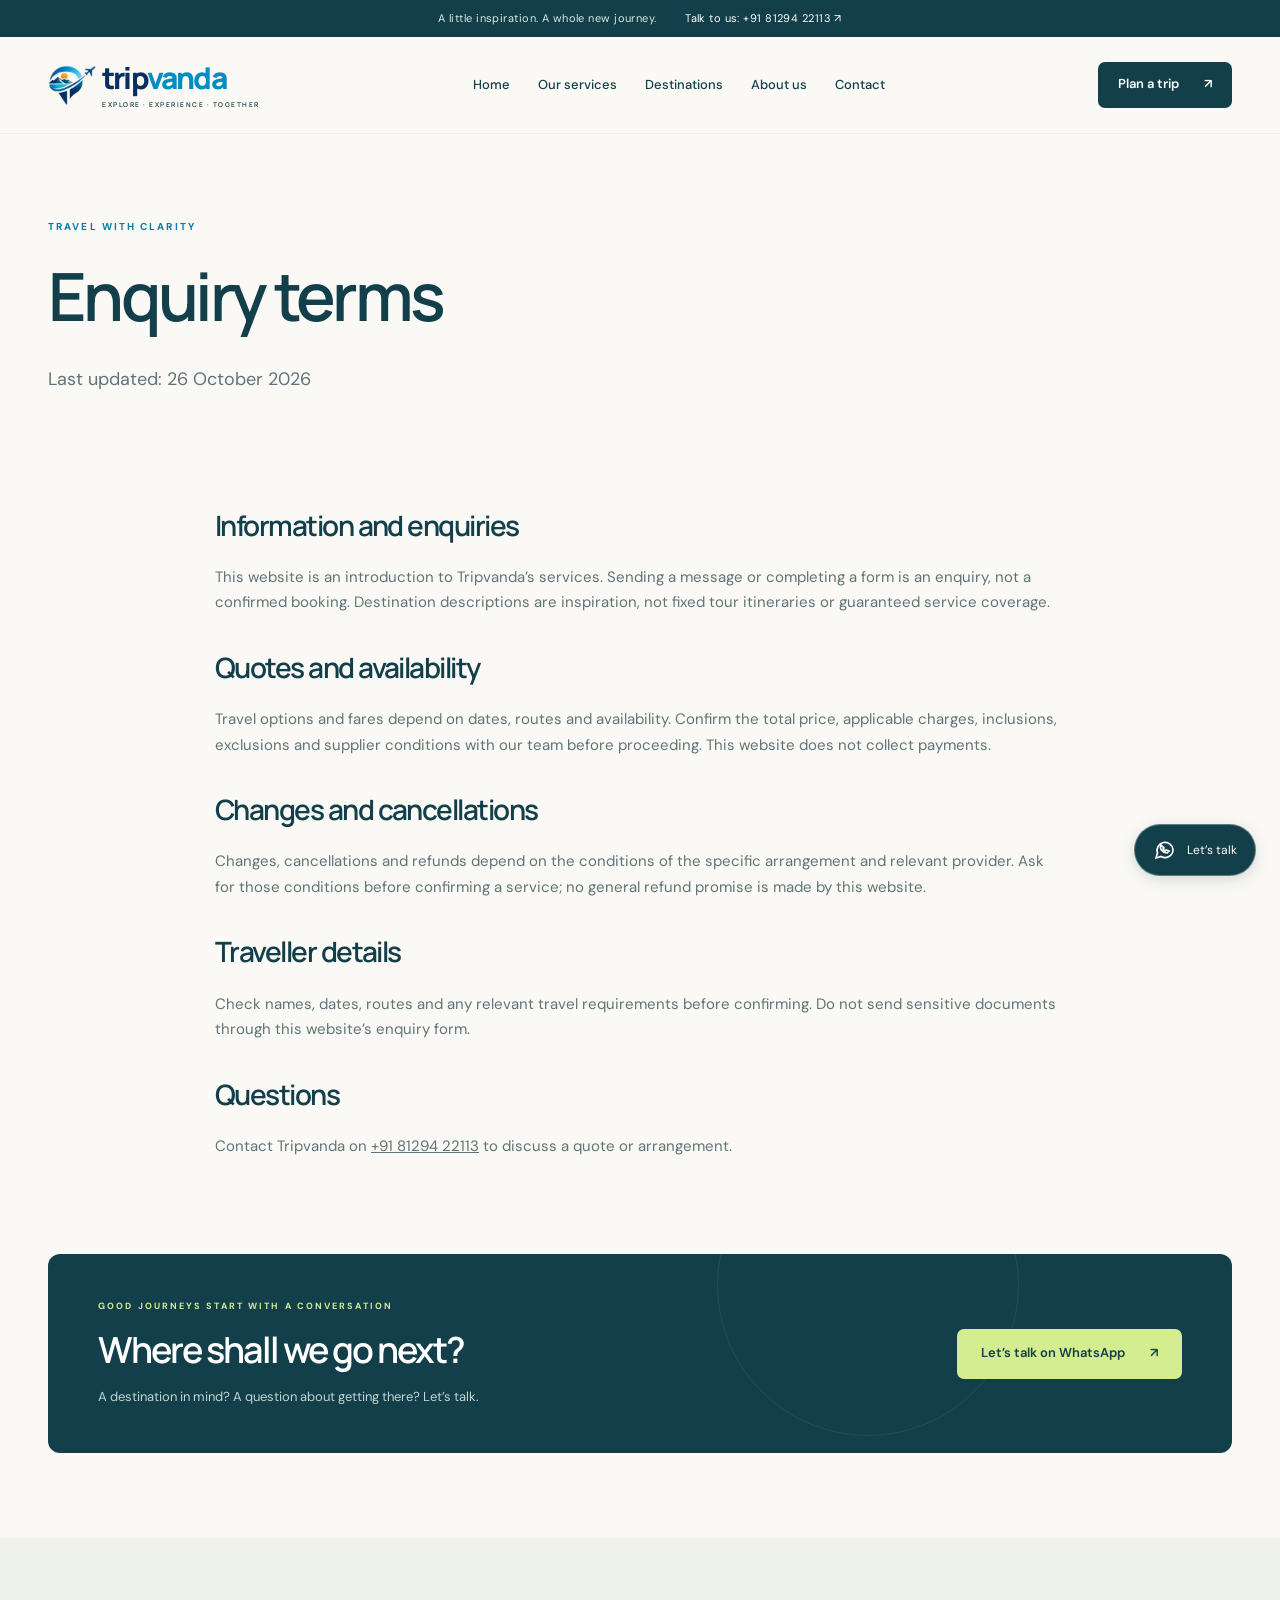
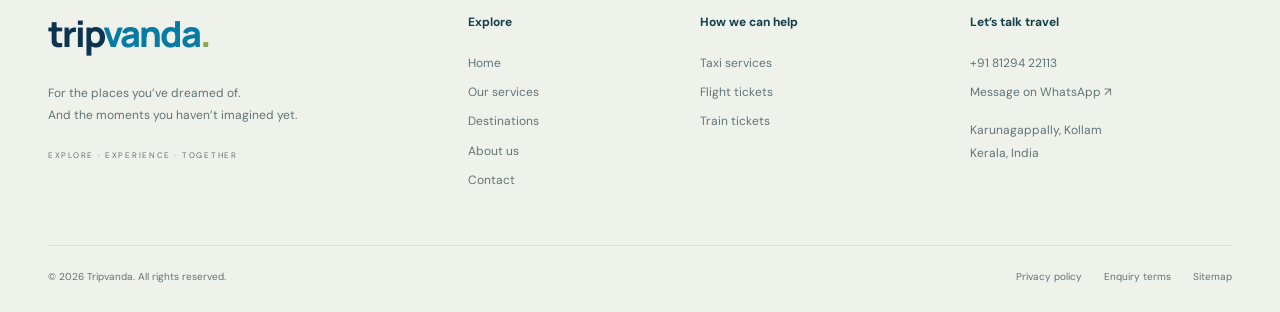
<file: terms.html>
<!doctype html><html lang="en-IN"><head><meta charset="utf-8"><meta name="viewport" content="width=device-width, initial-scale=1"><title>Enquiry Terms | Tripvanda</title><meta name="description" content="Read Tripvanda website enquiry terms, availability information and guidance before confirming travel arrangements."><meta name="robots" content="index, follow, max-image-preview:large"><meta name="theme-color" content="#083f4a"><link rel="canonical" href="https://tripvanda.com/terms.html"><meta property="og:type" content="website"><meta property="og:site_name" content="Tripvanda"><meta property="og:title" content="Enquiry Terms | Tripvanda"><meta property="og:description" content="Read Tripvanda website enquiry terms, availability information and guidance before confirming travel arrangements."><meta property="og:url" content="https://tripvanda.com/terms.html"><meta property="og:image" content="https://tripvanda.com/assets/social-card.jpg"><meta property="og:image:alt" content="Tripvanda — Explore. Experience. Together."><meta name="twitter:card" content="summary_large_image"><link rel="icon" type="image/svg+xml" href="assets/favicon.svg"><link rel="preconnect" href="https://fonts.googleapis.com"><link rel="preconnect" href="https://fonts.gstatic.com" crossorigin><link rel="preconnect" href="https://images.unsplash.com"><link href="https://fonts.googleapis.com/css2?family=DM+Sans:wght@400;500;600;700&family=Manrope:wght@400;500;600;700;800&display=swap" rel="stylesheet"><link rel="stylesheet" href="assets/styles.css"><script src="assets/main.js" defer></script><noscript><style>@media(max-width:850px){.nav-wrap{flex-wrap:wrap;padding-block:15px}.menu-toggle{display:none}nav{display:flex;position:static;flex-wrap:wrap;gap:5px 18px;padding:0;border:0;box-shadow:none}}</style></noscript><script type="application/ld+json">{"@context": "https://schema.org", "@graph": [{"@type": "TravelAgency", "@id": "https://tripvanda.com/#organization", "name": "Tripvanda", "url": "https://tripvanda.com/", "telephone": "+918129422113", "logo": "https://tripvanda.com/assets/brand-mark.webp", "description": "Taxi services, flight ticket and train ticket assistance in Karunagappally, Kollam, Kerala.", "address": {"@type": "PostalAddress", "addressLocality": "Karunagappally", "addressRegion": "Kerala", "addressCountry": "IN"}, "areaServed": {"@type": "Place", "name": "Karunagappally, Kollam, Kerala"}}, {"@type": "WebSite", "@id": "https://tripvanda.com/#website", "url": "https://tripvanda.com/", "name": "Tripvanda", "publisher": {"@id": "https://tripvanda.com/#organization"}}, {"@type": "WebPage", "@id": "https://tripvanda.com/terms.html", "name": "Enquiry Terms | Tripvanda", "description": "Read Tripvanda website enquiry terms, availability information and guidance before confirming travel arrangements.", "isPartOf": {"@id": "https://tripvanda.com/#website"}}, {"@type": "BreadcrumbList", "itemListElement": [{"@type": "ListItem", "position": 1, "name": "Home", "item": "https://tripvanda.com/"}, {"@type": "ListItem", "position": 2, "name": "Enquiry Terms", "item": "https://tripvanda.com/terms.html"}]}]}</script></head><body><a class="skip-link" href="#main">Skip to content</a><div class="topbar">A little inspiration. A whole new journey. <a href="tel:+918129422113">Talk to us: +91 81294 22113 ↗</a></div><header class="header"><div class="nav-wrap wrap"><a class="brand" href="index.html" aria-label="Tripvanda home"><img src="assets/brand-mark.webp" alt="" width="55" height="46"><span>trip<span>vanda</span><small>EXPLORE · EXPERIENCE · TOGETHER</small></span></a><button class="menu-toggle" aria-controls="navigation" aria-expanded="false" aria-label="Open navigation">☰</button><nav id="navigation" aria-label="Main navigation"><a href="index.html">Home</a><a href="services.html">Our services</a><a href="destinations.html">Destinations</a><a href="about.html">About us</a><a href="contact.html">Contact</a></nav><a class="btn nav-cta" href="https://wa.me/918129422113?text=Hi%20Tripvanda%21%20I%20would%20like%20to%20plan%20a%20trip." target="_blank" rel="noopener noreferrer">Plan a trip <span aria-hidden="true">↗</span></a></div></header><main id="main"><section class="page-intro wrap"><p class="eyebrow">TRAVEL WITH CLARITY</p><h1>Enquiry terms</h1><p class="lead">Last updated: 26 October 2026</p></section><article class="wrap prose"><h2>Information and enquiries</h2><p>This website is an introduction to Tripvanda’s services. Sending a message or completing a form is an enquiry, not a confirmed booking. Destination descriptions are inspiration, not fixed tour itineraries or guaranteed service coverage.</p><h2>Quotes and availability</h2><p>Travel options and fares depend on dates, routes and availability. Confirm the total price, applicable charges, inclusions, exclusions and supplier conditions with our team before proceeding. This website does not collect payments.</p><h2>Changes and cancellations</h2><p>Changes, cancellations and refunds depend on the conditions of the specific arrangement and relevant provider. Ask for those conditions before confirming a service; no general refund promise is made by this website.</p><h2>Traveller details</h2><p>Check names, dates, routes and any relevant travel requirements before confirming. Do not send sensitive documents through this website’s enquiry form.</p><h2>Questions</h2><p>Contact Tripvanda on <a href="tel:+918129422113">+91 81294 22113</a> to discuss a quote or arrangement.</p></article><section class="cta wrap"><div><p class="eyebrow">GOOD JOURNEYS START WITH A CONVERSATION</p><h2>Where shall we go next?</h2><p>A destination in mind? A question about getting there? Let’s talk.</p></div><a class="btn primary" href="https://wa.me/918129422113?text=Hi%20Tripvanda%21%20I%20would%20like%20to%20plan%20a%20trip." target="_blank" rel="noopener noreferrer">Let’s talk on WhatsApp <span aria-hidden="true">↗</span></a></section></main><footer><div class="wrap footer-grid"><div><a href="index.html" class="footer-brand">trip<span>vanda</span><span class="brand-dot">.</span></a><p>For the places you’ve dreamed of.<br>And the moments you haven’t imagined yet.</p><span class="footer-tag">EXPLORE · EXPERIENCE · TOGETHER</span></div><div><h2>Explore</h2><a href="index.html">Home</a><a href="services.html">Our services</a><a href="destinations.html">Destinations</a><a href="about.html">About us</a><a href="contact.html">Contact</a></div><div><h2>How we can help</h2><a href="taxi-services.html">Taxi services</a><a href="flight-tickets.html">Flight tickets</a><a href="train-tickets.html">Train tickets</a></div><div><h2>Let’s talk travel</h2><a href="tel:+918129422113">+91 81294 22113</a><a href="https://wa.me/918129422113?text=Hi%20Tripvanda%21%20I%20have%20a%20travel%20enquiry.">Message on WhatsApp ↗</a><p>Karunagappally, Kollam<br>Kerala, India</p></div></div><div class="wrap footer-bottom"><span>© <span data-year>2026</span> Tripvanda. All rights reserved.</span><div><a href="privacy.html">Privacy policy</a><a href="terms.html">Enquiry terms</a><a href="sitemap.xml">Sitemap</a></div></div></footer><a class="floating-whatsapp" href="https://wa.me/918129422113?text=Hi%20Tripvanda%21%20I%20would%20like%20help%20planning%20my%20journey." aria-label="Chat with Tripvanda on WhatsApp"><svg viewBox="0 0 24 24" width="24" height="24" aria-hidden="true"><path fill="none" stroke="currentColor" stroke-width="1.7" d="M20 11.5a8 8 0 0 1-12 7L3 20l1.5-5A8 8 0 1 1 20 11.5Z"/><path fill="none" stroke="currentColor" stroke-width="1.7" d="M8 7c-2 4 2 8 6 8l2-2-3-1-1 1-2-2 1-1Z"/></svg><span>Let’s talk</span></a></body></html>
</file>
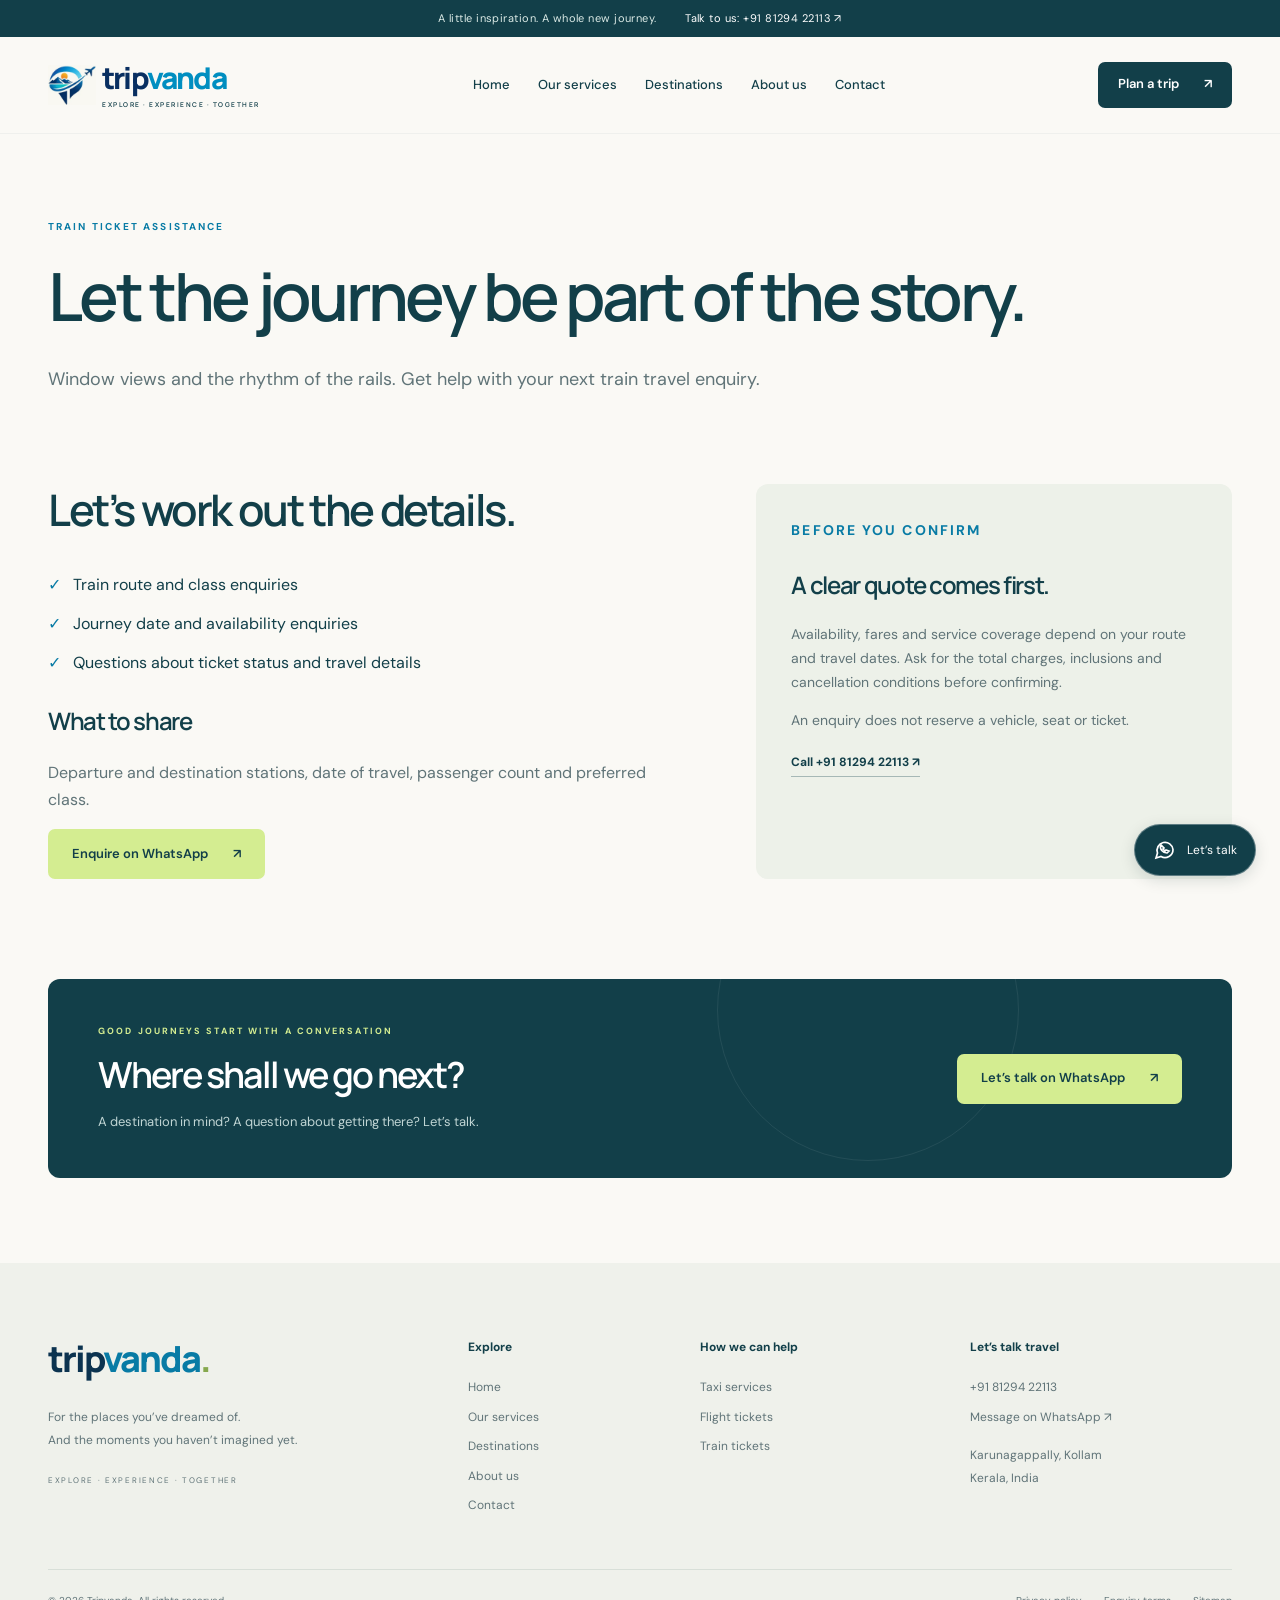
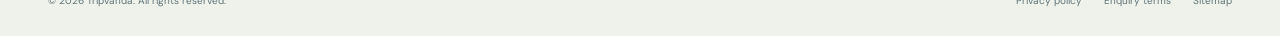
<file: train-tickets.html>
<!doctype html><html lang="en-IN"><head><meta charset="utf-8"><meta name="viewport" content="width=device-width, initial-scale=1"><title>Train Ticket Assistance | Tripvanda</title><meta name="description" content="Get train ticket booking assistance from Tripvanda. Enquire about routes, travel dates, classes and availability over WhatsApp."><meta name="robots" content="index, follow, max-image-preview:large"><meta name="theme-color" content="#083f4a"><link rel="canonical" href="https://tripvanda.com/train-tickets.html"><meta property="og:type" content="website"><meta property="og:site_name" content="Tripvanda"><meta property="og:title" content="Train Ticket Assistance | Tripvanda"><meta property="og:description" content="Get train ticket booking assistance from Tripvanda. Enquire about routes, travel dates, classes and availability over WhatsApp."><meta property="og:url" content="https://tripvanda.com/train-tickets.html"><meta property="og:image" content="https://tripvanda.com/assets/social-card.jpg"><meta property="og:image:alt" content="Tripvanda — Explore. Experience. Together."><meta name="twitter:card" content="summary_large_image"><link rel="icon" type="image/svg+xml" href="assets/favicon.svg"><link rel="preconnect" href="https://fonts.googleapis.com"><link rel="preconnect" href="https://fonts.gstatic.com" crossorigin><link rel="preconnect" href="https://images.unsplash.com"><link href="https://fonts.googleapis.com/css2?family=DM+Sans:wght@400;500;600;700&family=Manrope:wght@400;500;600;700;800&display=swap" rel="stylesheet"><link rel="stylesheet" href="assets/styles.css"><script src="assets/main.js" defer></script><noscript><style>@media(max-width:850px){.nav-wrap{flex-wrap:wrap;padding-block:15px}.menu-toggle{display:none}nav{display:flex;position:static;flex-wrap:wrap;gap:5px 18px;padding:0;border:0;box-shadow:none}}</style></noscript><script type="application/ld+json">{"@context": "https://schema.org", "@graph": [{"@type": "TravelAgency", "@id": "https://tripvanda.com/#organization", "name": "Tripvanda", "url": "https://tripvanda.com/", "telephone": "+918129422113", "logo": "https://tripvanda.com/assets/brand-mark.webp", "description": "Taxi services, flight ticket and train ticket assistance in Karunagappally, Kollam, Kerala.", "address": {"@type": "PostalAddress", "addressLocality": "Karunagappally", "addressRegion": "Kerala", "addressCountry": "IN"}, "areaServed": {"@type": "Place", "name": "Karunagappally, Kollam, Kerala"}}, {"@type": "WebSite", "@id": "https://tripvanda.com/#website", "url": "https://tripvanda.com/", "name": "Tripvanda", "publisher": {"@id": "https://tripvanda.com/#organization"}}, {"@type": "WebPage", "@id": "https://tripvanda.com/train-tickets.html", "name": "Train Ticket Assistance | Tripvanda", "description": "Get train ticket booking assistance from Tripvanda. Enquire about routes, travel dates, classes and availability over WhatsApp.", "isPartOf": {"@id": "https://tripvanda.com/#website"}}, {"@type": "BreadcrumbList", "itemListElement": [{"@type": "ListItem", "position": 1, "name": "Home", "item": "https://tripvanda.com/"}, {"@type": "ListItem", "position": 2, "name": "Train Ticket Assistance", "item": "https://tripvanda.com/train-tickets.html"}]}]}</script></head><body><a class="skip-link" href="#main">Skip to content</a><div class="topbar">A little inspiration. A whole new journey. <a href="tel:+918129422113">Talk to us: +91 81294 22113 ↗</a></div><header class="header"><div class="nav-wrap wrap"><a class="brand" href="index.html" aria-label="Tripvanda home"><img src="assets/brand-mark.webp" alt="" width="55" height="46"><span>trip<span>vanda</span><small>EXPLORE · EXPERIENCE · TOGETHER</small></span></a><button class="menu-toggle" aria-controls="navigation" aria-expanded="false" aria-label="Open navigation">☰</button><nav id="navigation" aria-label="Main navigation"><a href="index.html">Home</a><a href="services.html">Our services</a><a href="destinations.html">Destinations</a><a href="about.html">About us</a><a href="contact.html">Contact</a></nav><a class="btn nav-cta" href="https://wa.me/918129422113?text=Hi%20Tripvanda%21%20I%20would%20like%20to%20plan%20a%20trip." target="_blank" rel="noopener noreferrer">Plan a trip <span aria-hidden="true">↗</span></a></div></header><main id="main"><section class="page-intro wrap"><p class="eyebrow">TRAIN TICKET ASSISTANCE</p><h1>Let the journey be part of the story.</h1><p class="lead">Window views and the rhythm of the rails. Get help with your next train travel enquiry.</p></section><section class="wrap section service-detail"><div><h2>Let’s work out the details.</h2><ul class="check-list"><li>Train route and class enquiries</li><li>Journey date and availability enquiries</li><li>Questions about ticket status and travel details</li></ul><h3>What to share</h3><p>Departure and destination stations, date of travel, passenger count and preferred class.</p><a class="btn primary" href="https://wa.me/918129422113?text=Hi%20Tripvanda%21%20I%E2%80%99d%20like%20help%20with%20train%20ticket%20assistance." target="_blank" rel="noopener noreferrer">Enquire on WhatsApp <span aria-hidden="true">↗</span></a></div><aside class="info-panel"><p class="eyebrow">BEFORE YOU CONFIRM</p><h3>A clear quote comes first.</h3><p>Availability, fares and service coverage depend on your route and travel dates. Ask for the total charges, inclusions and cancellation conditions before confirming.</p><p>An enquiry does not reserve a vehicle, seat or ticket.</p><a class="text-link" href="tel:+918129422113">Call +91 81294 22113 ↗</a></aside></section><section class="cta wrap"><div><p class="eyebrow">GOOD JOURNEYS START WITH A CONVERSATION</p><h2>Where shall we go next?</h2><p>A destination in mind? A question about getting there? Let’s talk.</p></div><a class="btn primary" href="https://wa.me/918129422113?text=Hi%20Tripvanda%21%20I%20would%20like%20to%20plan%20a%20trip." target="_blank" rel="noopener noreferrer">Let’s talk on WhatsApp <span aria-hidden="true">↗</span></a></section></main><footer><div class="wrap footer-grid"><div><a href="index.html" class="footer-brand">trip<span>vanda</span><span class="brand-dot">.</span></a><p>For the places you’ve dreamed of.<br>And the moments you haven’t imagined yet.</p><span class="footer-tag">EXPLORE · EXPERIENCE · TOGETHER</span></div><div><h2>Explore</h2><a href="index.html">Home</a><a href="services.html">Our services</a><a href="destinations.html">Destinations</a><a href="about.html">About us</a><a href="contact.html">Contact</a></div><div><h2>How we can help</h2><a href="taxi-services.html">Taxi services</a><a href="flight-tickets.html">Flight tickets</a><a href="train-tickets.html">Train tickets</a></div><div><h2>Let’s talk travel</h2><a href="tel:+918129422113">+91 81294 22113</a><a href="https://wa.me/918129422113?text=Hi%20Tripvanda%21%20I%20have%20a%20travel%20enquiry.">Message on WhatsApp ↗</a><p>Karunagappally, Kollam<br>Kerala, India</p></div></div><div class="wrap footer-bottom"><span>© <span data-year>2026</span> Tripvanda. All rights reserved.</span><div><a href="privacy.html">Privacy policy</a><a href="terms.html">Enquiry terms</a><a href="sitemap.xml">Sitemap</a></div></div></footer><a class="floating-whatsapp" href="https://wa.me/918129422113?text=Hi%20Tripvanda%21%20I%20would%20like%20help%20planning%20my%20journey." aria-label="Chat with Tripvanda on WhatsApp"><svg viewBox="0 0 24 24" width="24" height="24" aria-hidden="true"><path fill="none" stroke="currentColor" stroke-width="1.7" d="M20 11.5a8 8 0 0 1-12 7L3 20l1.5-5A8 8 0 1 1 20 11.5Z"/><path fill="none" stroke="currentColor" stroke-width="1.7" d="M8 7c-2 4 2 8 6 8l2-2-3-1-1 1-2-2 1-1Z"/></svg><span>Let’s talk</span></a></body></html>
</file>
<file: assets/styles.css>
:root{--ink:#123f49;--muted:#607478;--cream:#faf9f5;--line:#dce4df;--lime:#d4ed91;--blue:#087ba5;--white:#fff;--font:'DM Sans',Arial,sans-serif;--heading:'Manrope',Arial,sans-serif}*{box-sizing:border-box}html{scroll-behavior:smooth;scroll-padding-top:110px}body{margin:0;background:var(--cream);color:var(--ink);font:16px/1.7 var(--font)}a{color:inherit;text-decoration:none}button,input,select,textarea{font:inherit}button,a,input,select,textarea{-webkit-tap-highlight-color:transparent}a,button{touch-action:manipulation}a:focus-visible,button:focus-visible,input:focus-visible,select:focus-visible,textarea:focus-visible,summary:focus-visible{outline:3px solid #0786b4;outline-offset:5px}button{cursor:pointer}img{max-width:100%;display:block}h1,h2,h3,p{margin-top:0}h1,h2,h3{font-family:var(--heading);line-height:1.18;letter-spacing:-.055em}h1{font-size:clamp(42px,5.6vw,80px);font-weight:600}h2{font-size:clamp(30px,3.4vw,46px);font-weight:600}h3{font-size:24px;font-weight:600}p{color:var(--muted)}.wrap{width:min(1240px,calc(100% - 96px));margin-inline:auto}.topbar{background:var(--ink);color:#dbeae6;font-size:11px;letter-spacing:.04em;padding:9px 48px;text-align:center}.topbar a{margin-left:25px;color:white}.header{background:var(--cream);position:sticky;top:0;z-index:30;border-bottom:1px solid #173e4a0c}.nav-wrap{display:flex;align-items:center;justify-content:space-between;gap:28px;min-height:96px}.brand{display:flex;gap:6px;align-items:center;flex-shrink:0}.brand img{object-fit:contain;width:48px;height:45px;mix-blend-mode:multiply}.brand>span{font-family:var(--heading);font-size:30px;line-height:1.2;letter-spacing:-1.8px;font-weight:800;color:#092f61}.brand>span>span{color:#008ec0}.brand small{display:block;font-size:6.6px;letter-spacing:1.5px;font-weight:600;margin-top:5px;color:var(--ink)}nav{display:flex;align-items:center;gap:28px}nav a{font-size:13px;font-weight:500;position:relative;padding:12px 0}nav a[aria-current],nav a:hover{color:var(--blue)}nav a[aria-current]:after{content:'';position:absolute;bottom:3px;left:0;width:16px;height:2px;background:var(--blue)}.btn{display:inline-flex;gap:25px;justify-content:center;align-items:center;padding:15px 24px;border:0;border-radius:7px;line-height:1.3;font-weight:600;font-size:13px;min-height:50px;transition:background .2s,transform .2s}.btn:hover{transform:translateY(-2px)}.primary{background:var(--lime);color:var(--ink)}.primary:hover{background:#c6e179}.nav-cta{background:var(--ink);color:white;padding:13px 20px;min-height:46px}.glass{background:#ffffff12;border:1px solid #ffffff70;color:#fff;backdrop-filter:blur(6px)}.hero{height:690px;min-height:590px;max-height:850px;position:relative;isolation:isolate;overflow:hidden;background:linear-gradient(120deg,#153f49,#4d8b89 60%,#e3c593)}.hero-image{position:absolute;width:100%;height:100%;object-fit:cover;object-position:center 55%;z-index:-3;animation:arrive 1.2s ease-out both}.hero-shade{position:absolute;inset:0;background:linear-gradient(90deg,rgba(5,36,40,.68),rgba(5,36,40,.08)),linear-gradient(0deg,rgba(7,36,41,.4),transparent 50%);z-index:-2}.hero-content{color:white;padding-top:100px;position:relative;height:100%}.eyebrow{font-size:10px;letter-spacing:2.1px;font-weight:700;color:var(--blue);margin-bottom:22px;line-height:1.6}.eyebrow.light{color:#fff;display:flex;align-items:center;gap:12px}.light span{display:inline-block;width:7px;height:7px;background:var(--lime);border-radius:50%;box-shadow:0 0 0 5px #d4ed9120}.hero h1{max-width:850px;margin-bottom:25px;line-height:1.12;letter-spacing:-4px;text-shadow:0 1px 18px #163a4520}.hero h1 em{font-family:Georgia,serif;font-weight:400;letter-spacing:-3.5px;color:#e4f3cf}.hero-content>p:not(.eyebrow){color:#eef4ee;font-size:17px;line-height:1.8;margin-bottom:32px}.hero-actions{display:flex;gap:12px}.hero-bottom{position:absolute;bottom:60px;left:0;right:0;display:flex;justify-content:space-between;font-size:10px;letter-spacing:1.8px;color:#f5f5e8}.hero-bottom span:last-child{margin-right:0;text-transform:none;letter-spacing:.3px}.place-tag{position:absolute;right:48px;bottom:160px;color:white;font-size:12px;line-height:1.8;padding:12px 18px;border-left:1px solid #ffffff60}.place-tag small{font-size:10px;opacity:.8;padding-left:25px}.enquiry-bar{position:relative;z-index:2;margin-top:-28px;background:var(--white);padding:27px 34px;border-radius:10px;box-shadow:0 12px 35px #163d4810;display:flex;align-items:center;gap:35px;border:1px solid #e8ece5}.small-label{font-size:9px;letter-spacing:1.8px;color:var(--muted)}.enquiry-bar h2{font-size:18px;letter-spacing:-.6px;margin:6px 0}.enquiry-bar form{display:flex;gap:25px;align-items:center;flex:1}.enquiry-bar label{border-left:1px solid var(--line);padding-left:25px;font-size:10px;color:var(--muted);flex:1}.enquiry-bar input,.enquiry-bar select{display:block;width:100%;border:none;background:transparent;color:var(--ink);font-size:13px;padding:4px 0}.section{padding-top:100px;padding-bottom:100px}.section-heading{display:flex;align-items:end;justify-content:space-between;gap:30px;margin-bottom:35px}.section-heading h2{margin-bottom:0}.section-heading p:not(.eyebrow){font-size:14px;max-width:400px;margin-bottom:15px}.text-link{font-size:12px;font-weight:700;display:inline-block;border-bottom:1px solid #a6b8b6;padding-bottom:4px}.text-link:hover{color:var(--blue)}.destination-grid{display:grid;grid-template-columns:repeat(3,1fr);gap:22px}.destination{position:relative;min-height:385px;border-radius:12px;overflow:hidden;isolation:isolate;background:#316e70;display:flex;align-items:end;padding:28px;transition:transform .25s}.destination:hover{transform:translateY(-6px)}.destination:after{content:'';position:absolute;inset:0;background:linear-gradient(0deg,#062e38cb,transparent 75%);z-index:-1}.destination img{position:absolute;inset:0;width:100%;height:100%;object-fit:cover;z-index:-2;transition:transform .7s}.destination:hover img{transform:scale(1.05)}.destination-label{color:white;display:flex;flex-direction:column}.destination-label small{font-size:9px;letter-spacing:1.8px}.destination-label strong{font-family:var(--heading);font-size:34px;font-weight:500;letter-spacing:-1.4px;margin:5px 0 8px}.destination-label>span{font-size:11px;opacity:.9}.caption{font-size:11px;line-height:1.6;margin-top:18px}.services-section{background:#edf1e9}.service-grid{display:grid;grid-template-columns:repeat(3,1fr);gap:22px}.service-card{padding:30px;background:#fafcf7;border:1px solid #dce5da;border-radius:10px;transition:box-shadow .2s,transform .2s}.service-card:hover{transform:translateY(-4px);box-shadow:0 15px 30px #143d4810}.service-icon{display:flex;align-items:center;justify-content:center;background:#e7f0da;color:var(--ink);width:50px;height:50px;border-radius:50%;font-size:25px;margin-bottom:30px}.service-card h3{font-size:23px;margin-bottom:14px}.service-card p{font-size:13px;line-height:1.9;max-width:285px;margin-bottom:25px}.service-card .text-link{border:0}.story{display:grid;grid-template-columns:1fr 1fr;align-items:center;gap:90px}.story-image{position:relative;overflow:hidden;border-radius:12px;min-height:490px;background:#407877}.story-image img{width:100%;height:490px;object-fit:cover}.image-note{position:absolute;bottom:28px;left:25px;background:#faf9f5ed;padding:14px 22px;transform:rotate(-5deg);font-family:Georgia,serif;font-style:italic;font-size:23px;color:var(--ink)}.story h2{margin-bottom:25px}.story p{font-size:14px}.story .lead,.lead{font-size:18px;line-height:1.8}.check-list{list-style:none;padding:0;margin:25px 0}.check-list li{margin:12px 0;font-size:13px}.check-list li:before{content:'✓';display:inline-block;margin-right:12px;color:var(--blue)}.faq-section{padding-top:10px;display:grid;grid-template-columns:1fr 1.5fr;gap:60px}.faqs details{border-bottom:1px solid var(--line);padding:20px 0}.faqs summary{display:flex;justify-content:space-between;align-items:center;gap:25px;cursor:pointer;font-size:14px;font-weight:600;list-style:none}.faqs summary::-webkit-details-marker{display:none}.faqs summary span{font-size:23px;font-weight:400}.faqs details[open] summary span{transform:rotate(45deg)}.faqs p{font-size:13px;margin:15px 30px 0 0}.cta{padding:45px 50px;border-radius:12px;background:var(--ink);display:flex;align-items:center;justify-content:space-between;gap:35px;margin-bottom:85px;position:relative;overflow:hidden}.cta:after{content:'';position:absolute;width:300px;height:300px;border:1px solid #ffffff13;border-radius:50%;right:18%;top:-120px;pointer-events:none}.cta .eyebrow{color:var(--lime);font-size:9px;margin-bottom:15px}.cta h2{color:white;font-size:36px;margin-bottom:15px}.cta p:not(.eyebrow){color:#c0d5d4;font-size:13px;margin:0}.cta .btn{flex-shrink:0;z-index:1}footer{background:#eff1eb;padding:65px 0 0}.footer-grid{display:grid;grid-template-columns:2fr 1fr 1.2fr 1.4fr;gap:45px}.footer-brand{font-family:var(--heading);font-size:36px;font-weight:800;letter-spacing:-2px;color:#0c3350}.footer-brand>span:first-child{color:#087ba5}.brand-dot{color:#86a84e}.footer-grid p{font-size:12px;line-height:1.9;margin-top:17px}.footer-tag{font-size:8px;letter-spacing:1.7px;color:var(--muted)}.footer-grid h2{font-family:var(--font);font-size:12px;letter-spacing:0;font-weight:700;margin:12px 0 23px}.footer-grid>div>a:not(.footer-brand){display:block;font-size:12px;color:var(--muted);margin:9px 0}.footer-grid a:hover{color:var(--blue)}.footer-bottom{display:flex;justify-content:space-between;border-top:1px solid #d8dfd8;margin-top:45px;padding-top:22px;padding-bottom:27px;font-size:10px;color:var(--muted)}.footer-bottom>div{display:flex;gap:22px}.floating-whatsapp{position:fixed;right:24px;bottom:24px;background:var(--ink);color:white;display:flex;align-items:center;gap:10px;border:1px solid #ffffff50;border-radius:40px;padding:13px 18px;z-index:40;box-shadow:0 4px 15px #0b282b25;font-size:12px}.floating-whatsapp:hover{background:#096253}.menu-toggle{display:none}.skip-link{position:fixed;left:20px;top:-80px;padding:12px 20px;background:white;z-index:100;border:2px solid var(--blue)}.skip-link:focus{top:10px}.page-intro{padding:85px 0 35px}.page-intro h1{font-size:clamp(42px,5.2vw,70px);max-width:1000px;margin-bottom:28px}.page-intro .lead{max-width:720px}.page-intro+.section{padding-top:35px}.service-detail{display:grid;grid-template-columns:1.3fr 1fr;gap:90px}.service-detail .check-list li{font-size:16px}.service-detail h3{margin-top:30px}.info-panel{padding:35px;background:#edf1e9;border-radius:12px}.info-panel p{font-size:14px}.destination-detail{padding-top:35px;padding-bottom:65px;border-top:1px solid var(--line);scroll-margin-top:35px}.destination-detail>p{max-width:780px}.destination-detail h2{margin-bottom:15px}.contact-grid{display:grid;grid-template-columns:1fr 1fr;gap:90px}.contact-phone{display:block;font-size:22px;font-weight:600;margin-top:30px}.enquiry-form{padding:35px;background:white;border:1px solid var(--line);border-radius:12px}.enquiry-form h2{font-size:25px;margin-bottom:25px}.enquiry-form label{font-size:12px;font-weight:600;display:block;margin:18px 0}.enquiry-form input,.enquiry-form select,.enquiry-form textarea{display:block;width:100%;margin-top:8px;padding:12px 14px;border:1px solid #d3ddda;border-radius:5px;background:#fcfdfa;color:var(--ink);font-size:14px;resize:vertical}.form-status{font-size:12px}.prose{max-width:850px;padding-top:25px;padding-bottom:80px}.prose h2{font-size:28px;margin-top:35px}.prose a{text-decoration:underline}.prose p{font-size:15px}@keyframes arrive{from{transform:scale(1.045)}to{transform:scale(1)}}
@media(min-width:1500px){.hero{height:740px}.hero-content{padding-top:125px}}@media(max-width:1100px){.wrap{width:calc(100% - 60px)}nav{gap:19px}.nav-wrap{gap:15px}.brand>span{font-size:26px}.nav-cta{padding:12px 15px}.hero h1{font-size:67px}.hero-content{padding-top:100px}.enquiry-bar{gap:20px;padding:24px}.enquiry-bar form{gap:12px}.enquiry-bar label{padding-left:16px}.story{gap:45px}.footer-grid{gap:25px}.service-detail,.contact-grid{gap:45px}.destination{padding:23px}}
@media(max-width:850px){.nav-wrap{min-height:80px}.menu-toggle{display:block;background:none;border:1px solid var(--line);color:var(--ink);border-radius:5px;font-size:22px;padding:4px 12px;margin-left:auto}.nav-cta{display:none}nav{display:none;position:absolute;top:100%;left:0;right:0;background:var(--cream);padding:15px 30px 25px;border-bottom:1px solid var(--line);box-shadow:0 12px 14px #123f4908}nav.is-open{display:flex;flex-direction:column;align-items:stretch;gap:4px}nav a{font-size:15px;padding:10px}.hero{height:640px}.hero h1{font-size:64px}.place-tag{display:none}.enquiry-bar{display:block;padding:24px}.enquiry-bar>div{margin-bottom:18px}.enquiry-bar form{gap:15px}.enquiry-bar label{padding:0;border:0}.section{padding-top:70px;padding-bottom:70px}.section-heading{align-items:start}.section-heading>div:last-child{max-width:300px}.destination-grid{gap:15px}.destination{min-height:330px;padding:20px}.destination-label strong{font-size:29px}.destination-label small{font-size:8px}.destination-label>span{font-size:10px}.service-grid{gap:15px}.service-card{padding:22px}.service-card h3{font-size:21px}.story{gap:35px}.story-image,.story-image img{min-height:440px;height:440px}.faq-section{grid-template-columns:1fr 1.5fr;gap:25px}.cta{padding:35px;margin-bottom:65px}.cta h2{font-size:30px}.footer-grid{grid-template-columns:1.5fr 1fr;gap:25px 60px}.contact-grid{gap:30px}.service-detail{gap:30px}.page-intro{padding-top:60px}}
@media(max-width:600px){.wrap{width:calc(100% - 40px)}.topbar{font-size:9px;padding:8px 12px}.topbar a{margin-left:8px}.nav-wrap{min-height:76px}.brand>span{font-size:28px}.brand img{width:43px;height:42px}.hero{height:610px;min-height:0}.hero-image{object-position:60% center}.hero-shade{background:linear-gradient(90deg,#062d3ac7,#08343830),linear-gradient(0deg,#07313d66,transparent)}.hero-content{padding-top:72px}.hero .eyebrow{font-size:8px;letter-spacing:1.7px;margin-bottom:25px}.hero h1{font-size:46px;letter-spacing:-2.6px;line-height:1.15}.hero h1 em{letter-spacing:-2px}.hero-content>p:not(.eyebrow){font-size:14px;line-height:1.9;margin-bottom:28px}.hero-actions{flex-wrap:wrap;gap:10px}.hero-actions .btn{font-size:11px;padding:14px 16px;gap:12px;min-height:48px}.hero-bottom{bottom:60px;font-size:8px;letter-spacing:1.1px}.hero-bottom span:last-child{display:none}.enquiry-bar{margin-top:-24px;padding:22px}.enquiry-bar h2{font-size:20px}.enquiry-bar form{display:grid;grid-template-columns:1fr;gap:16px}.enquiry-bar label{border-top:1px solid var(--line);padding-top:10px}.enquiry-bar input,.enquiry-bar select{font-size:16px;padding:6px 0}.enquiry-bar .btn{width:100%}.section{padding-top:60px;padding-bottom:60px}.section-heading{display:block;margin-bottom:28px}.section-heading>div:last-child{max-width:none}.section-heading h2{margin-bottom:20px}.section-heading p:not(.eyebrow){font-size:13px}.eyebrow{font-size:9px;margin-bottom:15px;letter-spacing:1.6px}h2{font-size:32px}.destination-grid,.service-grid{grid-template-columns:1fr;gap:18px}.destination{min-height:390px;padding:28px}.destination-label strong{font-size:37px}.destination-label small{font-size:9px}.destination-label>span{font-size:12px}.service-card{padding:28px}.service-icon{margin-bottom:22px}.service-card p{max-width:none;font-size:14px}.story{grid-template-columns:1fr;gap:35px}.story-image,.story-image img{min-height:390px;height:390px}.story h2{font-size:35px}.faq-section{grid-template-columns:1fr;gap:0;padding-top:0}.faqs summary{font-size:13px}.cta{display:block;padding:30px 25px;margin-bottom:60px}.cta h2{font-size:31px}.cta p:not(.eyebrow){font-size:12px}.cta .btn{margin-top:25px}.cta .eyebrow{font-size:8px}.footer-grid{grid-template-columns:1fr 1fr;gap:30px 20px}.footer-grid>div:first-child{grid-column:1/-1}.footer-grid>div:last-child{grid-column:1/-1}.footer-grid h2{margin-bottom:16px}.footer-bottom{flex-direction:column;gap:15px;padding-bottom:90px;font-size:9px}.footer-bottom>div{gap:18px}.floating-whatsapp{right:15px;bottom:15px;padding:12px 16px}.page-intro{padding-top:50px;padding-bottom:20px}.page-intro h1{font-size:43px}.lead,.page-intro .lead{font-size:16px}.page-intro+.section{padding-top:20px}.service-detail,.contact-grid{grid-template-columns:1fr;gap:40px}.info-panel,.enquiry-form{padding:25px}.contact-grid h2{font-size:31px}.enquiry-form h2{font-size:24px}.enquiry-form input,.enquiry-form textarea,.enquiry-form select{font-size:16px}.destination-detail{padding-bottom:45px}.prose{padding-top:10px}.prose h2{font-size:26px}}
@media(prefers-reduced-motion:reduce){html{scroll-behavior:auto}*,*:before,*:after{animation:none!important;transition:none!important}.btn:hover,.destination:hover,.service-card:hover,.destination:hover img{transform:none}}
</file>
